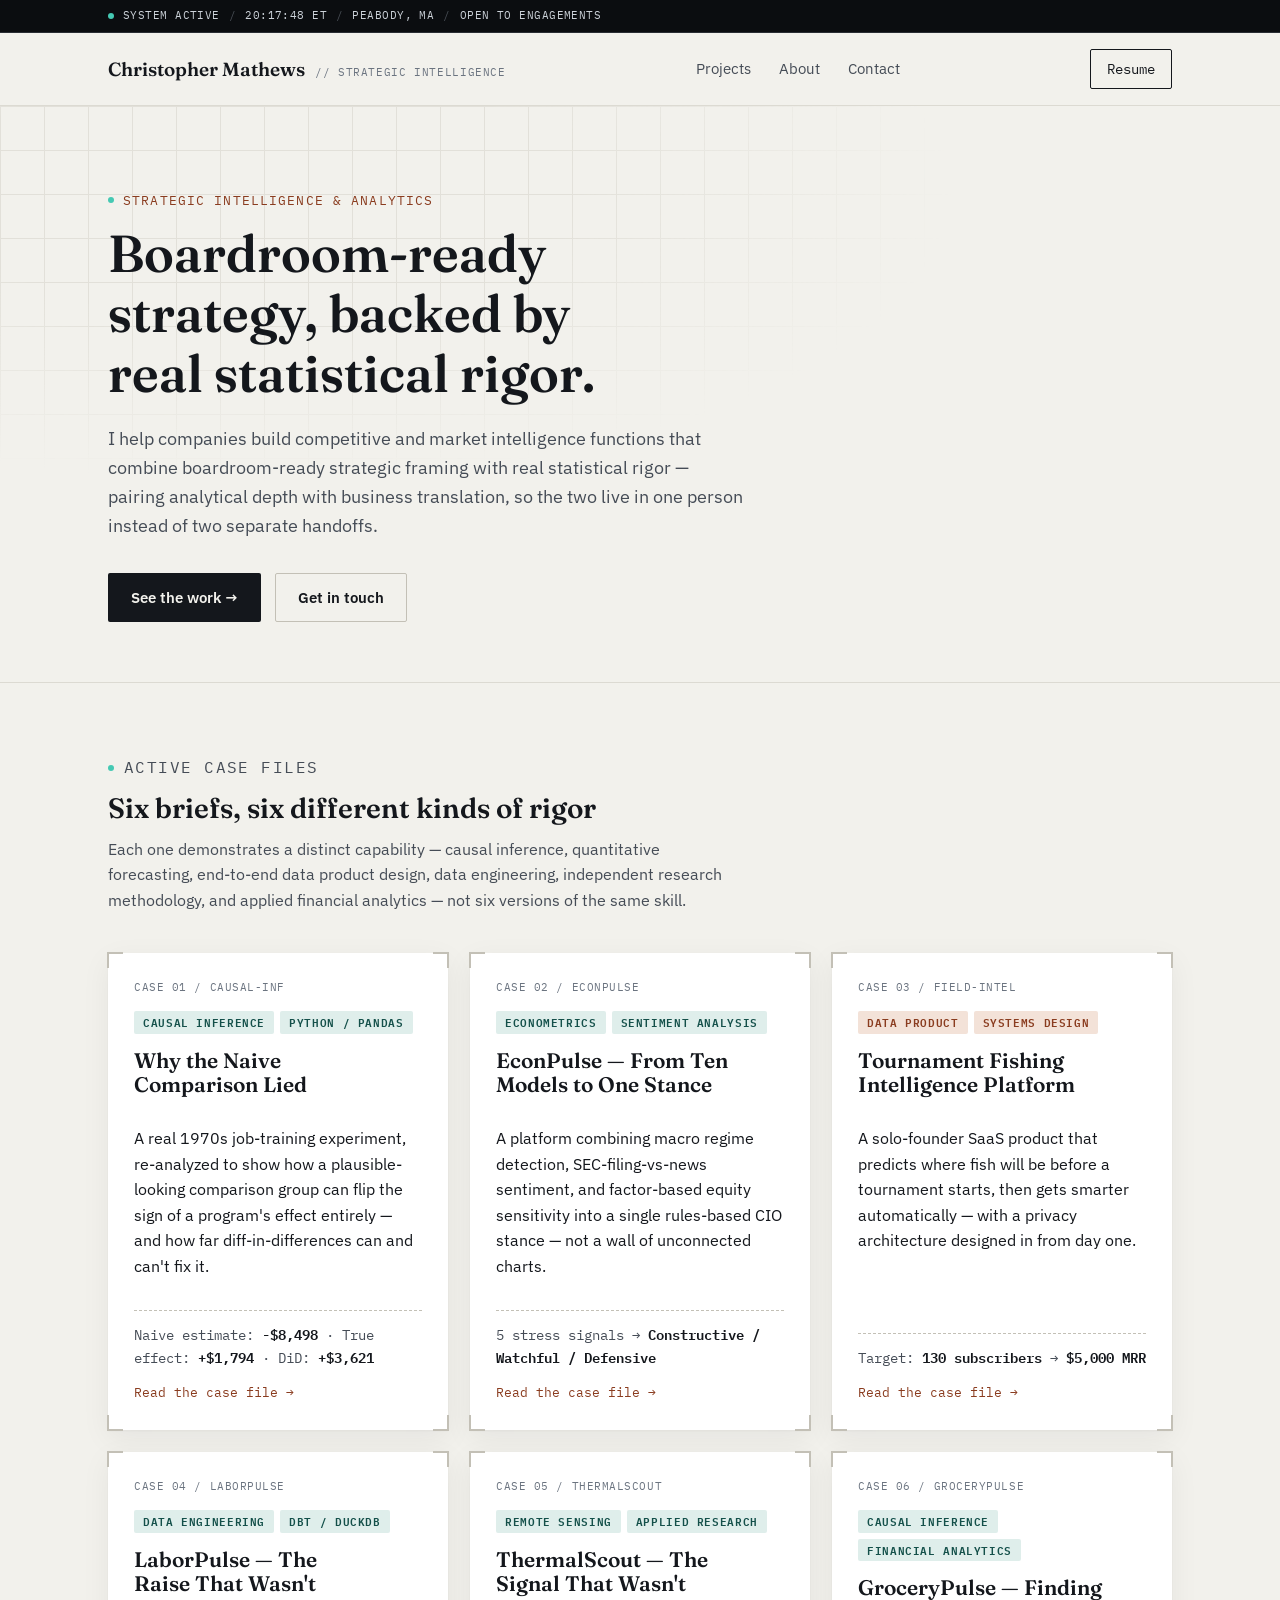
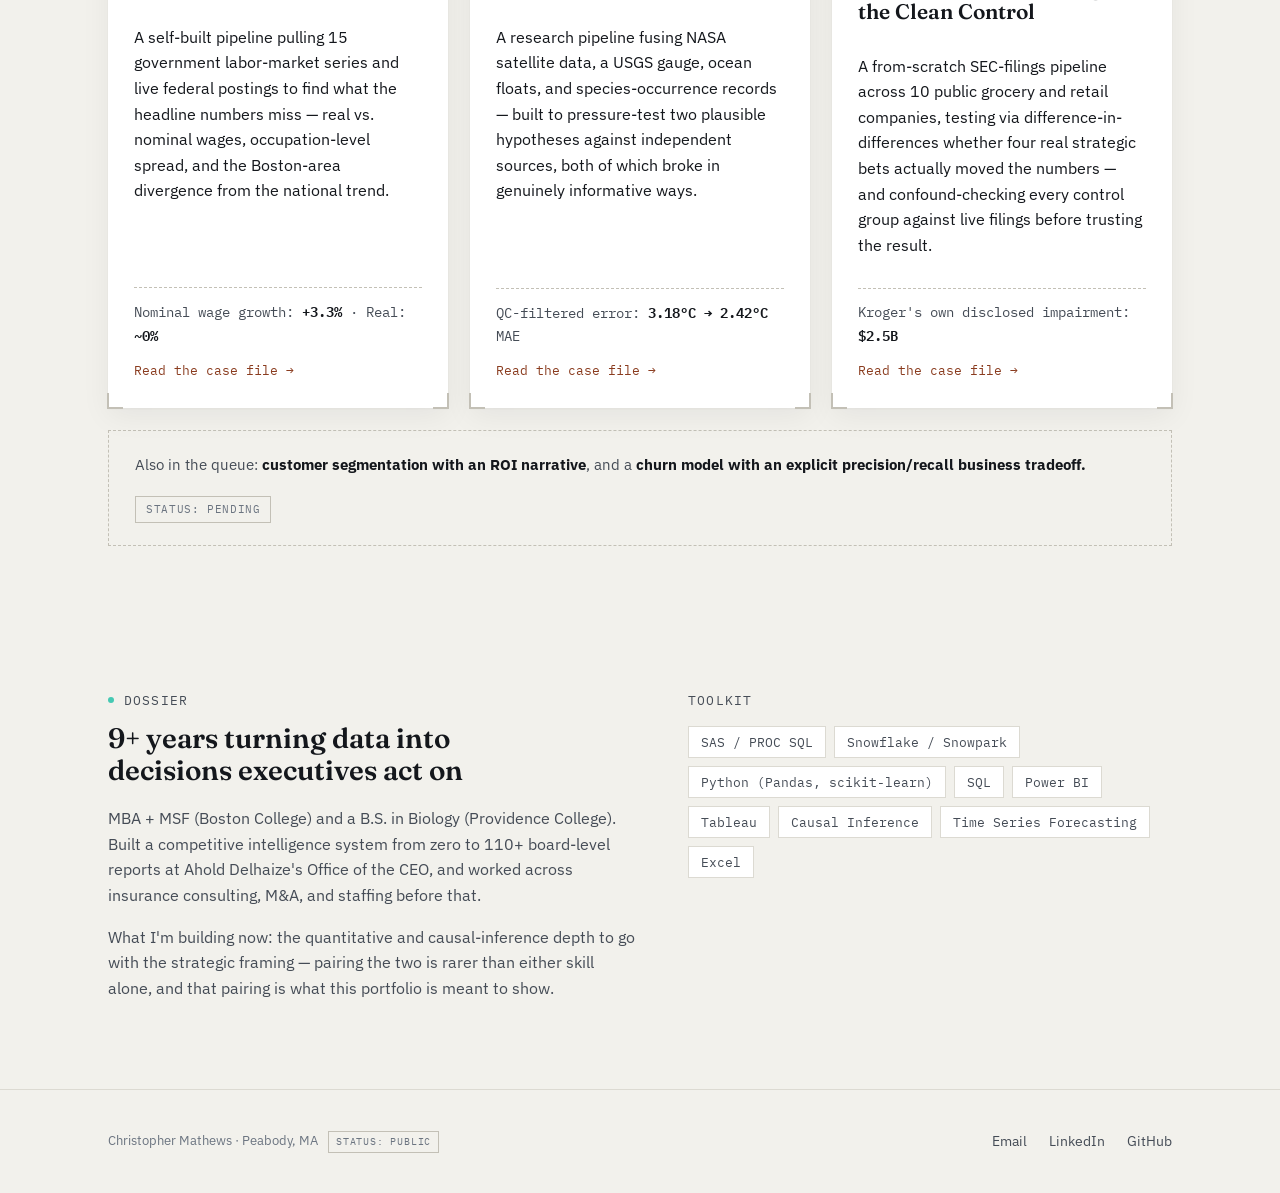
<file: index.html>
<!DOCTYPE html>
<html lang="en">
<head>
  <meta charset="UTF-8" />
  <meta name="viewport" content="width=device-width, initial-scale=1.0" />
  <title>Christopher Mathews — Strategic Intelligence & Analytics</title>
  <meta name="description" content="Christopher Mathews — strategic intelligence and analytics consultant. Case studies in causal inference, economic forecasting, and data product design." />
  <link rel="preconnect" href="https://fonts.googleapis.com" />
  <link rel="preconnect" href="https://fonts.gstatic.com" crossorigin />
  <link href="https://fonts.googleapis.com/css2?family=Fraunces:opsz,wght@9..144,500;9..144,600;9..144,700&family=IBM+Plex+Sans:wght@400;500;600&family=IBM+Plex+Mono:wght@400;500;600&display=swap" rel="stylesheet" />
  <link rel="stylesheet" href="css/styles.css" />
</head>
<body>

  <div class="status-bar">
    <div class="status-bar-inner">
      <span class="pulse-dot"></span>
      <span>SYSTEM ACTIVE</span>
      <span class="status-sep">/</span>
      <span id="live-clock">--:--:--</span>
      <span class="status-sep">/</span>
      <span>PEABODY, MA</span>
      <span class="status-sep">/</span>
      <span>OPEN TO ENGAGEMENTS</span>
    </div>
  </div>

  <header class="site-nav">
    <div class="nav-inner">
      <a href="index.html" class="nav-brand">
        <span class="nav-logo">Christopher Mathews</span>
        <span class="nav-tag">// STRATEGIC INTELLIGENCE</span>
      </a>
      <nav class="nav-links">
        <a href="#projects">Projects</a>
        <a href="#about">About</a>
        <a href="#contact">Contact</a>
      </nav>
      <a href="assets/resume.pdf" class="nav-resume">Resume</a>
    </div>
  </header>

  <section class="hero">
    <div class="container">
      <div class="hero-eyebrow-row">
        <span class="pulse-dot"></span>
        <p class="eyebrow">Strategic Intelligence &amp; Analytics</p>
      </div>
      <h1>Boardroom-ready strategy, backed by real statistical rigor.</h1>
      <p class="hero-sub">I help companies build competitive and market intelligence functions that combine boardroom-ready strategic framing with real statistical rigor — pairing analytical depth with business translation, so the two live in one person instead of two separate handoffs.</p>
      <div class="hero-ctas">
        <a href="#projects" class="btn btn-primary">See the work →</a>
        <a href="#contact" class="btn btn-outline">Get in touch</a>
      </div>
    </div>
  </section>

  <section id="projects">
    <div class="container">
      <div class="section-header">
        <div class="eyebrow-row">
          <span class="pulse-dot"></span>
          <p class="eyebrow">Active Case Files</p>
        </div>
        <h2>Six briefs, six different kinds of rigor</h2>
        <p>Each one demonstrates a distinct capability — causal inference, quantitative forecasting, end-to-end data product design, data engineering, independent research methodology, and applied financial analytics — not six versions of the same skill.</p>
      </div>

      <div class="projects-grid">

        <a href="projects/causal-lalonde.html" class="pcard bracket">
          <div class="pcard-top">
            <span class="pcard-file">CASE 01 / CAUSAL-INF</span>
          </div>
          <div class="pcard-tags"><span class="tag tag-teal">Causal Inference</span><span class="tag tag-teal">Python / Pandas</span></div>
          <h3>Why the Naive Comparison Lied</h3>
          <p>A real 1970s job-training experiment, re-analyzed to show how a plausible-looking comparison group can flip the sign of a program's effect entirely — and how far diff-in-differences can and can't fix it.</p>
          <div class="stat">Naive estimate: <b>-$8,498</b> · True effect: <b>+$1,794</b> · DiD: <b>+$3,621</b></div>
          <span class="pcard-arrow">Read the case file →</span>
        </a>

        <a href="projects/econpulse.html" class="pcard bracket">
          <div class="pcard-top">
            <span class="pcard-file">CASE 02 / ECONPULSE</span>
          </div>
          <div class="pcard-tags"><span class="tag tag-teal">Econometrics</span><span class="tag tag-teal">Sentiment Analysis</span></div>
          <h3>EconPulse — From Ten Models to One Stance</h3>
          <p>A platform combining macro regime detection, SEC-filing-vs-news sentiment, and factor-based equity sensitivity into a single rules-based CIO stance — not a wall of unconnected charts.</p>
          <div class="stat">5 stress signals → <b>Constructive / Watchful / Defensive</b></div>
          <span class="pcard-arrow">Read the case file →</span>
        </a>

        <a href="projects/fishing-platform.html" class="pcard bracket">
          <div class="pcard-top">
            <span class="pcard-file">CASE 03 / FIELD-INTEL</span>
          </div>
          <div class="pcard-tags"><span class="tag tag-rust">Data Product</span><span class="tag tag-rust">Systems Design</span></div>
          <h3>Tournament Fishing Intelligence Platform</h3>
          <p>A solo-founder SaaS product that predicts where fish will be before a tournament starts, then gets smarter automatically — with a privacy architecture designed in from day one.</p>
          <div class="stat">Target: <b>130 subscribers</b> → <b>$5,000 MRR</b></div>
          <span class="pcard-arrow">Read the case file →</span>
        </a>

        <a href="projects/laborpulse.html" class="pcard bracket">
          <div class="pcard-top">
            <span class="pcard-file">CASE 04 / LABORPULSE</span>
          </div>
          <div class="pcard-tags"><span class="tag tag-teal">Data Engineering</span><span class="tag tag-teal">dbt / DuckDB</span></div>
          <h3>LaborPulse — The Raise That Wasn't</h3>
          <p>A self-built pipeline pulling 15 government labor-market series and live federal postings to find what the headline numbers miss — real vs. nominal wages, occupation-level spread, and the Boston-area divergence from the national trend.</p>
          <div class="stat">Nominal wage growth: <b>+3.3%</b> · Real: <b>~0%</b></div>
          <span class="pcard-arrow">Read the case file →</span>
        </a>

        <a href="projects/thermalscout.html" class="pcard bracket">
          <div class="pcard-top">
            <span class="pcard-file">CASE 05 / THERMALSCOUT</span>
          </div>
          <div class="pcard-tags"><span class="tag tag-teal">Remote Sensing</span><span class="tag tag-teal">Applied Research</span></div>
          <h3>ThermalScout — The Signal That Wasn't</h3>
          <p>A research pipeline fusing NASA satellite data, a USGS gauge, ocean floats, and species-occurrence records — built to pressure-test two plausible hypotheses against independent sources, both of which broke in genuinely informative ways.</p>
          <div class="stat">QC-filtered error: <b>3.18°C → 2.42°C</b> MAE</div>
          <span class="pcard-arrow">Read the case file →</span>
        </a>

        <a href="projects/grocerypulse.html" class="pcard bracket">
          <div class="pcard-top">
            <span class="pcard-file">CASE 06 / GROCERYPULSE</span>
          </div>
          <div class="pcard-tags"><span class="tag tag-teal">Causal Inference</span><span class="tag tag-teal">Financial Analytics</span></div>
          <h3>GroceryPulse — Finding the Clean Control</h3>
          <p>A from-scratch SEC-filings pipeline across 10 public grocery and retail companies, testing via difference-in-differences whether four real strategic bets actually moved the numbers — and confound-checking every control group against live filings before trusting the result.</p>
          <div class="stat">Kroger's own disclosed impairment: <b>$2.5B</b></div>
          <span class="pcard-arrow">Read the case file →</span>
        </a>

      </div>

      <div class="roadmap">
        <p>Also in the queue: <b>customer segmentation with an ROI narrative</b>, and a <b>churn model with an explicit precision/recall business tradeoff.</b></p>
        <span class="status-chip">Status: Pending</span>
      </div>
    </div>
  </section>

  <section id="about">
    <div class="container about-grid">
      <div>
        <div class="eyebrow-row" style="display:flex; align-items:center; gap:10px;">
          <span class="pulse-dot"></span>
          <p class="eyebrow" style="margin:0;">Dossier</p>
        </div>
        <h2 style="font-size:28px; margin:12px 0 20px;">9+ years turning data into decisions executives act on</h2>
        <p>MBA + MSF (Boston College) and a B.S. in Biology (Providence College). Built a competitive intelligence system from zero to 110+ board-level reports at Ahold Delhaize's Office of the CEO, and worked across insurance consulting, M&amp;A, and staffing before that.</p>
        <p>What I'm building now: the quantitative and causal-inference depth to go with the strategic framing — pairing the two is rarer than either skill alone, and that pairing is what this portfolio is meant to show.</p>
      </div>
      <div>
        <p class="eyebrow">Toolkit</p>
        <div class="skills-list">
          <span class="skill-chip">SAS / PROC SQL</span>
          <span class="skill-chip">Snowflake / Snowpark</span>
          <span class="skill-chip">Python (Pandas, scikit-learn)</span>
          <span class="skill-chip">SQL</span>
          <span class="skill-chip">Power BI</span>
          <span class="skill-chip">Tableau</span>
          <span class="skill-chip">Causal Inference</span>
          <span class="skill-chip">Time Series Forecasting</span>
          <span class="skill-chip">Excel</span>
        </div>
      </div>
    </div>
  </section>

  <footer class="site-footer" id="contact">
    <div class="container footer-inner">
      <div class="footer-note">
        <span>Christopher Mathews · Peabody, MA</span>
        <span class="classification">STATUS: PUBLIC</span>
      </div>
      <nav class="footer-links">
        <a href="mailto:cmathews928@gmail.com">Email</a>
        <a href="https://www.linkedin.com/in/christopher-mathews-strategy-analytics-intelligence" target="_blank" rel="noopener">LinkedIn</a>
        <a href="https://github.com/cmat928" target="_blank" rel="noopener">GitHub</a>
      </nav>
    </div>
  </footer>

  <script src="js/main.js"></script>
</body>
</html>
</file>
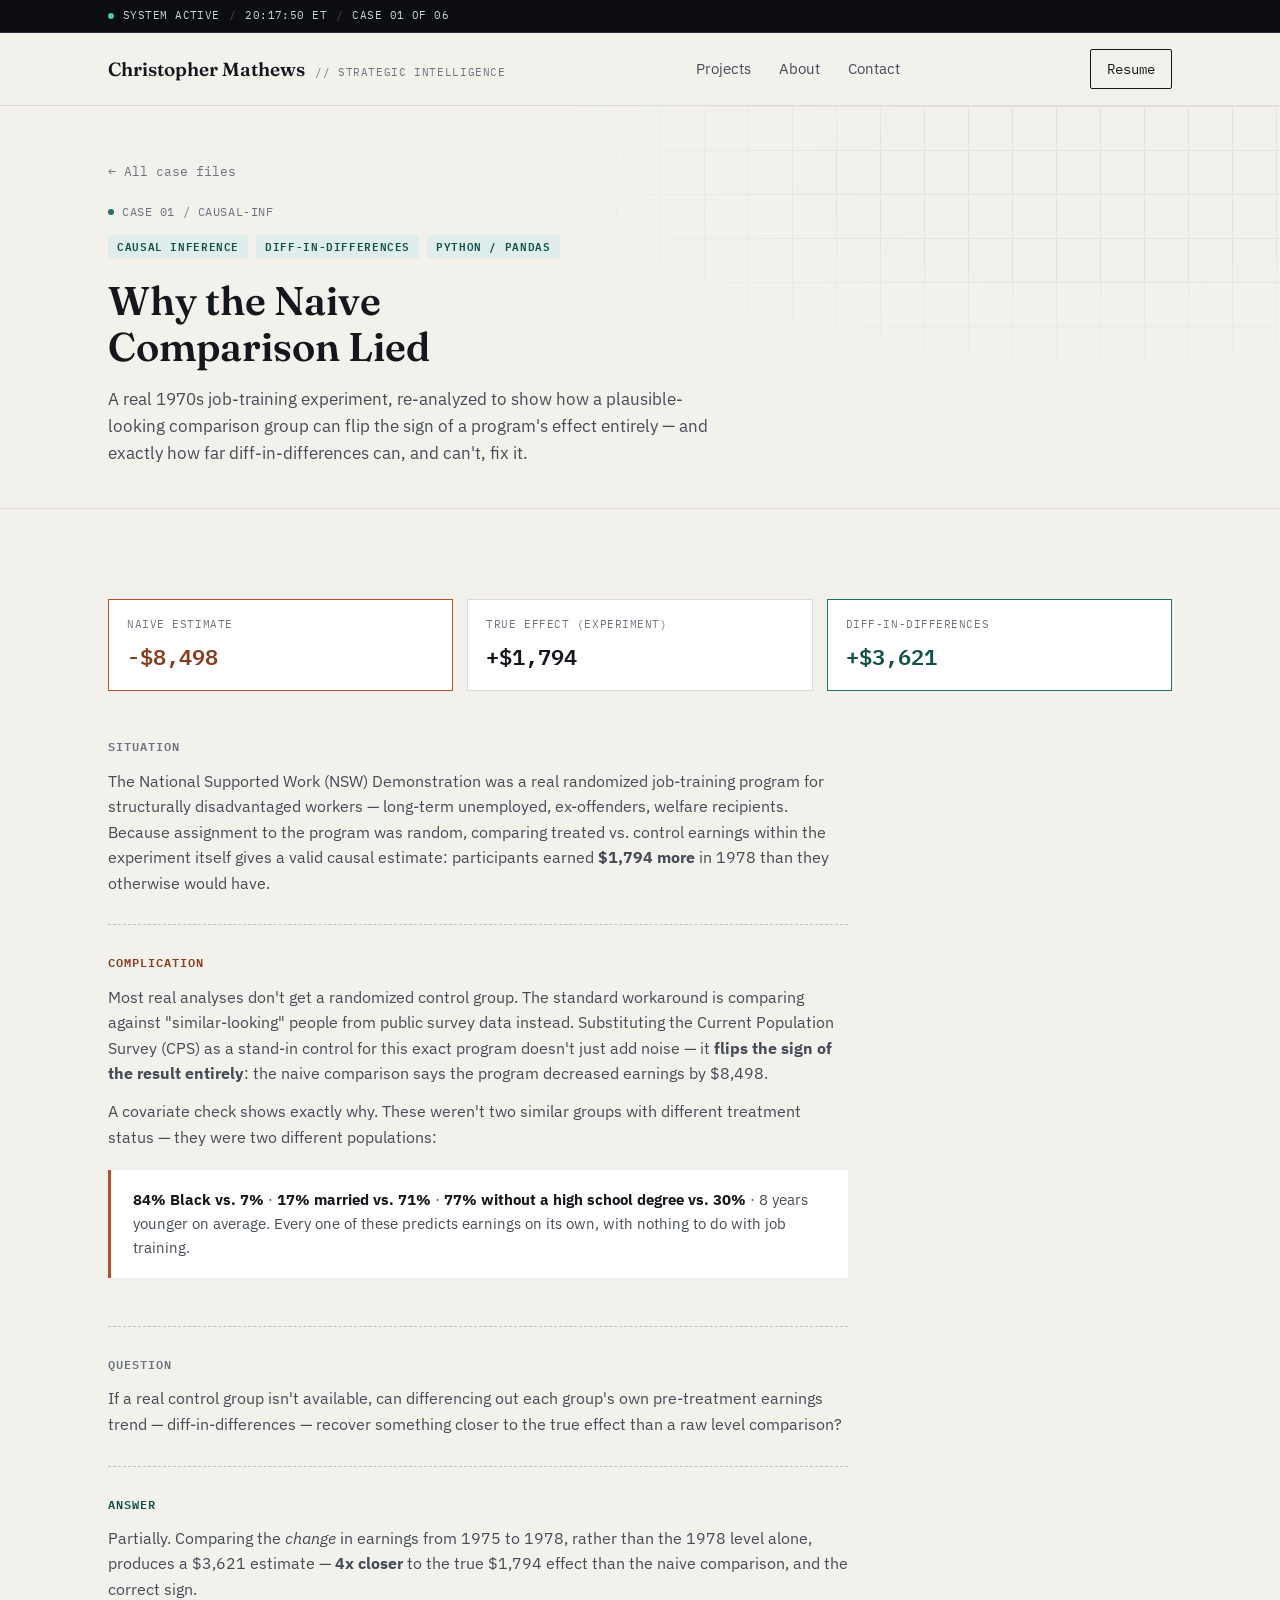
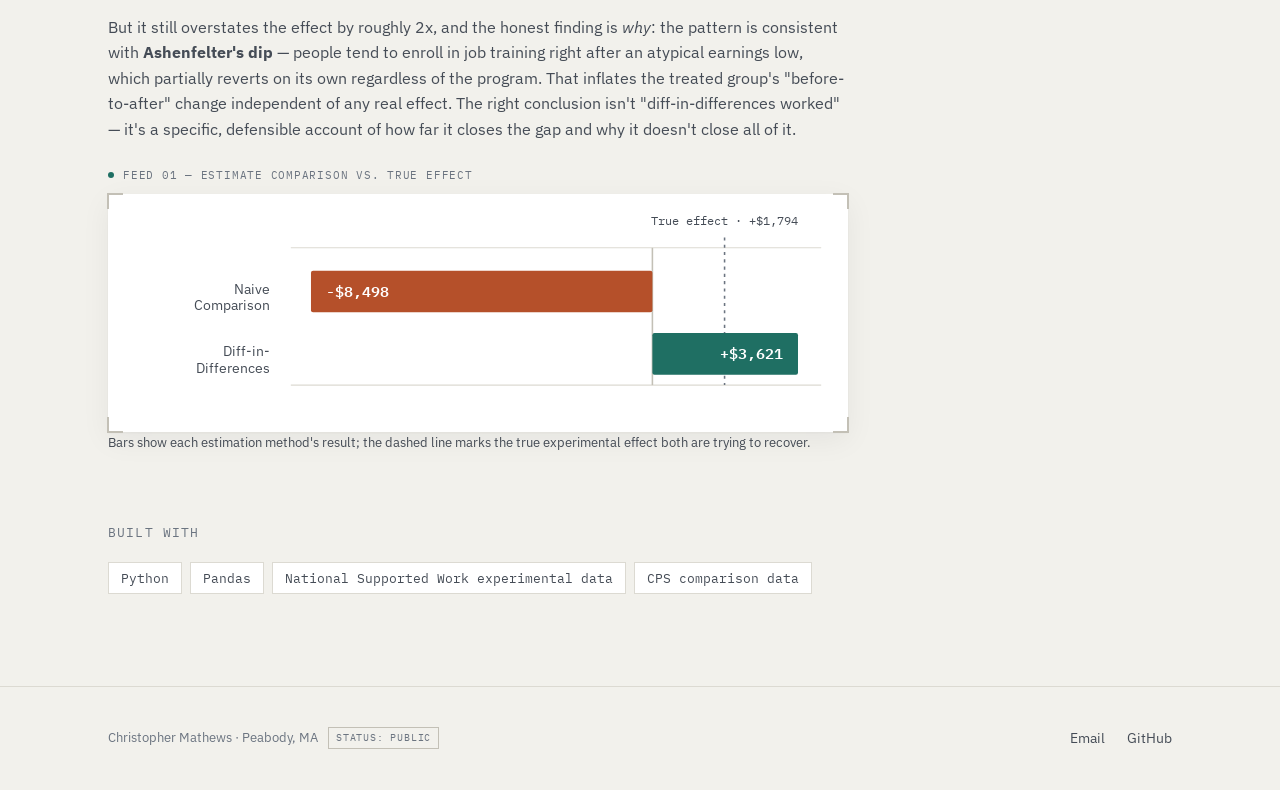
<file: projects/causal-lalonde.html>
<!DOCTYPE html>
<html lang="en">
<head>
  <meta charset="UTF-8" />
  <meta name="viewport" content="width=device-width, initial-scale=1.0" />
  <title>Why the Naive Comparison Lied — Christopher Mathews</title>
  <link rel="preconnect" href="https://fonts.googleapis.com" />
  <link rel="preconnect" href="https://fonts.gstatic.com" crossorigin />
  <link href="https://fonts.googleapis.com/css2?family=Fraunces:opsz,wght@9..144,500;9..144,600;9..144,700&family=IBM+Plex+Sans:wght@400;500;600&family=IBM+Plex+Mono:wght@400;500;600&display=swap" rel="stylesheet" />
  <link rel="stylesheet" href="../css/styles.css" />
</head>
<body>

  <div class="status-bar">
    <div class="status-bar-inner">
      <span class="pulse-dot"></span>
      <span>SYSTEM ACTIVE</span>
      <span class="status-sep">/</span>
      <span id="live-clock">--:--:--</span>
      <span class="status-sep">/</span>
      <span>CASE 01 OF 06</span>
    </div>
  </div>

  <header class="site-nav">
    <div class="nav-inner">
      <a href="../index.html" class="nav-brand">
        <span class="nav-logo">Christopher Mathews</span>
        <span class="nav-tag">// STRATEGIC INTELLIGENCE</span>
      </a>
      <nav class="nav-links">
        <a href="../index.html#projects">Projects</a>
        <a href="../index.html#about">About</a>
        <a href="../index.html#contact">Contact</a>
      </nav>
      <a href="../assets/resume.pdf" class="nav-resume">Resume</a>
    </div>
  </header>

  <section class="project-hero">
    <div class="container">
      <a href="../index.html#projects" class="back-link">← All case files</a>
      <div class="file-line">
        <span class="pulse-dot" style="background:var(--teal);"></span>
        <span>CASE 01 / CAUSAL-INF</span>
      </div>
      <div class="project-meta">
        <span class="tag tag-teal">Causal Inference</span>
        <span class="tag tag-teal">Diff-in-Differences</span>
        <span class="tag tag-teal">Python / Pandas</span>
      </div>
      <h1>Why the Naive Comparison Lied</h1>
      <p class="lede">A real 1970s job-training experiment, re-analyzed to show how a plausible-looking comparison group can flip the sign of a program's effect entirely — and exactly how far diff-in-differences can, and can't, fix it.</p>
    </div>
  </section>

  <section>
    <div class="container">
      <div class="stat-row">
        <div class="stat-box warn"><div class="label">Naive Estimate</div><div class="value">-$8,498</div></div>
        <div class="stat-box"><div class="label">True Effect (Experiment)</div><div class="value">+$1,794</div></div>
        <div class="stat-box highlight"><div class="label">Diff-in-Differences</div><div class="value">+$3,621</div></div>
      </div>

      <div class="scqa">
        <div class="scqa-block situation">
          <p class="scqa-label">Situation</p>
          <p>The National Supported Work (NSW) Demonstration was a real randomized job-training program for structurally disadvantaged workers — long-term unemployed, ex-offenders, welfare recipients. Because assignment to the program was random, comparing treated vs. control earnings within the experiment itself gives a valid causal estimate: participants earned <b>$1,794 more</b> in 1978 than they otherwise would have.</p>
        </div>

        <div class="scqa-block complication">
          <p class="scqa-label">Complication</p>
          <p>Most real analyses don't get a randomized control group. The standard workaround is comparing against "similar-looking" people from public survey data instead. Substituting the Current Population Survey (CPS) as a stand-in control for this exact program doesn't just add noise — it <b>flips the sign of the result entirely</b>: the naive comparison says the program decreased earnings by $8,498.</p>
          <p>A covariate check shows exactly why. These weren't two similar groups with different treatment status — they were two different populations:</p>
          <div class="callout">
            <b>84% Black vs. 7%</b> · <b>17% married vs. 71%</b> · <b>77% without a high school degree vs. 30%</b> · 8 years younger on average. Every one of these predicts earnings on its own, with nothing to do with job training.
          </div>
        </div>

        <div class="scqa-block question">
          <p class="scqa-label">Question</p>
          <p>If a real control group isn't available, can differencing out each group's own pre-treatment earnings trend — diff-in-differences — recover something closer to the true effect than a raw level comparison?</p>
        </div>

        <div class="scqa-block answer">
          <p class="scqa-label">Answer</p>
          <p>Partially. Comparing the <i>change</i> in earnings from 1975 to 1978, rather than the 1978 level alone, produces a $3,621 estimate — <b>4x closer</b> to the true $1,794 effect than the naive comparison, and the correct sign.</p>
          <p>But it still overstates the effect by roughly 2x, and the honest finding is <i>why</i>: the pattern is consistent with <b>Ashenfelter's dip</b> — people tend to enroll in job training right after an atypical earnings low, which partially reverts on its own regardless of the program. That inflates the treated group's "before-to-after" change independent of any real effect. The right conclusion isn't "diff-in-differences worked" — it's a specific, defensible account of how far it closes the gap and why it doesn't close all of it.</p>

          <div class="feed" style="margin-top:24px;">
            <div class="feed-label"><span class="pulse-dot"></span> FEED 01 — ESTIMATE COMPARISON VS. TRUE EFFECT</div>
            <div class="feed-frame bracket">
              <svg viewBox="0 0 700 210" role="img" aria-label="Bar chart: naive comparison estimates negative $8,498, diff-in-differences estimates positive $3,621, against a true effect reference line of positive $1,794" style="width:100%; height:auto; overflow:visible;">
                <line x1="170" y1="46" x2="680" y2="46" stroke="var(--rule)" stroke-width="1"/>
                <line x1="170" y1="178" x2="680" y2="178" stroke="var(--rule)" stroke-width="1"/>

                <line x1="587.1" y1="36" x2="587.1" y2="178" stroke="var(--ink-faint)" stroke-width="1.5" stroke-dasharray="3,4"/>
                <text x="587.1" y="24" text-anchor="middle" font-family="var(--font-mono)" font-size="12" fill="var(--ink-soft)">True effect · +$1,794</text>

                <line x1="517.7" y1="46" x2="517.7" y2="178" stroke="var(--rule-strong)" stroke-width="1.5"/>

                <text x="150" y="90" text-anchor="end" font-family="var(--font-body)" font-size="13" fill="var(--ink-soft)">Naive<tspan x="150" dy="16">Comparison</tspan></text>
                <rect x="189.4" y="68" width="328.3" height="40" rx="2" fill="var(--rust)"/>
                <text x="203.4" y="93" text-anchor="start" font-family="var(--font-mono)" font-weight="600" font-size="14" fill="#ffffff">-$8,498</text>

                <text x="150" y="150" text-anchor="end" font-family="var(--font-body)" font-size="13" fill="var(--ink-soft)">Diff-in-<tspan x="150" dy="16">Differences</tspan></text>
                <rect x="517.7" y="128" width="140" height="40" rx="2" fill="var(--teal)"/>
                <text x="643.7" y="153" text-anchor="end" font-family="var(--font-mono)" font-weight="600" font-size="14" fill="#ffffff">+$3,621</text>
              </svg>
            </div>
            <p class="feed-caption">Bars show each estimation method's result; the dashed line marks the true experimental effect both are trying to recover.</p>
          </div>
        </div>
      </div>

      <p class="eyebrow" style="margin-top:12px;">Built with</p>
      <div class="tech-list">
        <span class="skill-chip">Python</span>
        <span class="skill-chip">Pandas</span>
        <span class="skill-chip">National Supported Work experimental data</span>
        <span class="skill-chip">CPS comparison data</span>
      </div>
    </div>
  </section>

  <footer class="site-footer">
    <div class="container footer-inner">
      <div class="footer-note">
        <span>Christopher Mathews · Peabody, MA</span>
        <span class="classification">STATUS: PUBLIC</span>
      </div>
      <nav class="footer-links">
        <a href="mailto:cmathews928@gmail.com">Email</a>
        <a href="https://github.com/cmat928" target="_blank" rel="noopener">GitHub</a>
      </nav>
    </div>
  </footer>

  <script src="../js/main.js"></script>
</body>
</html>
</file>
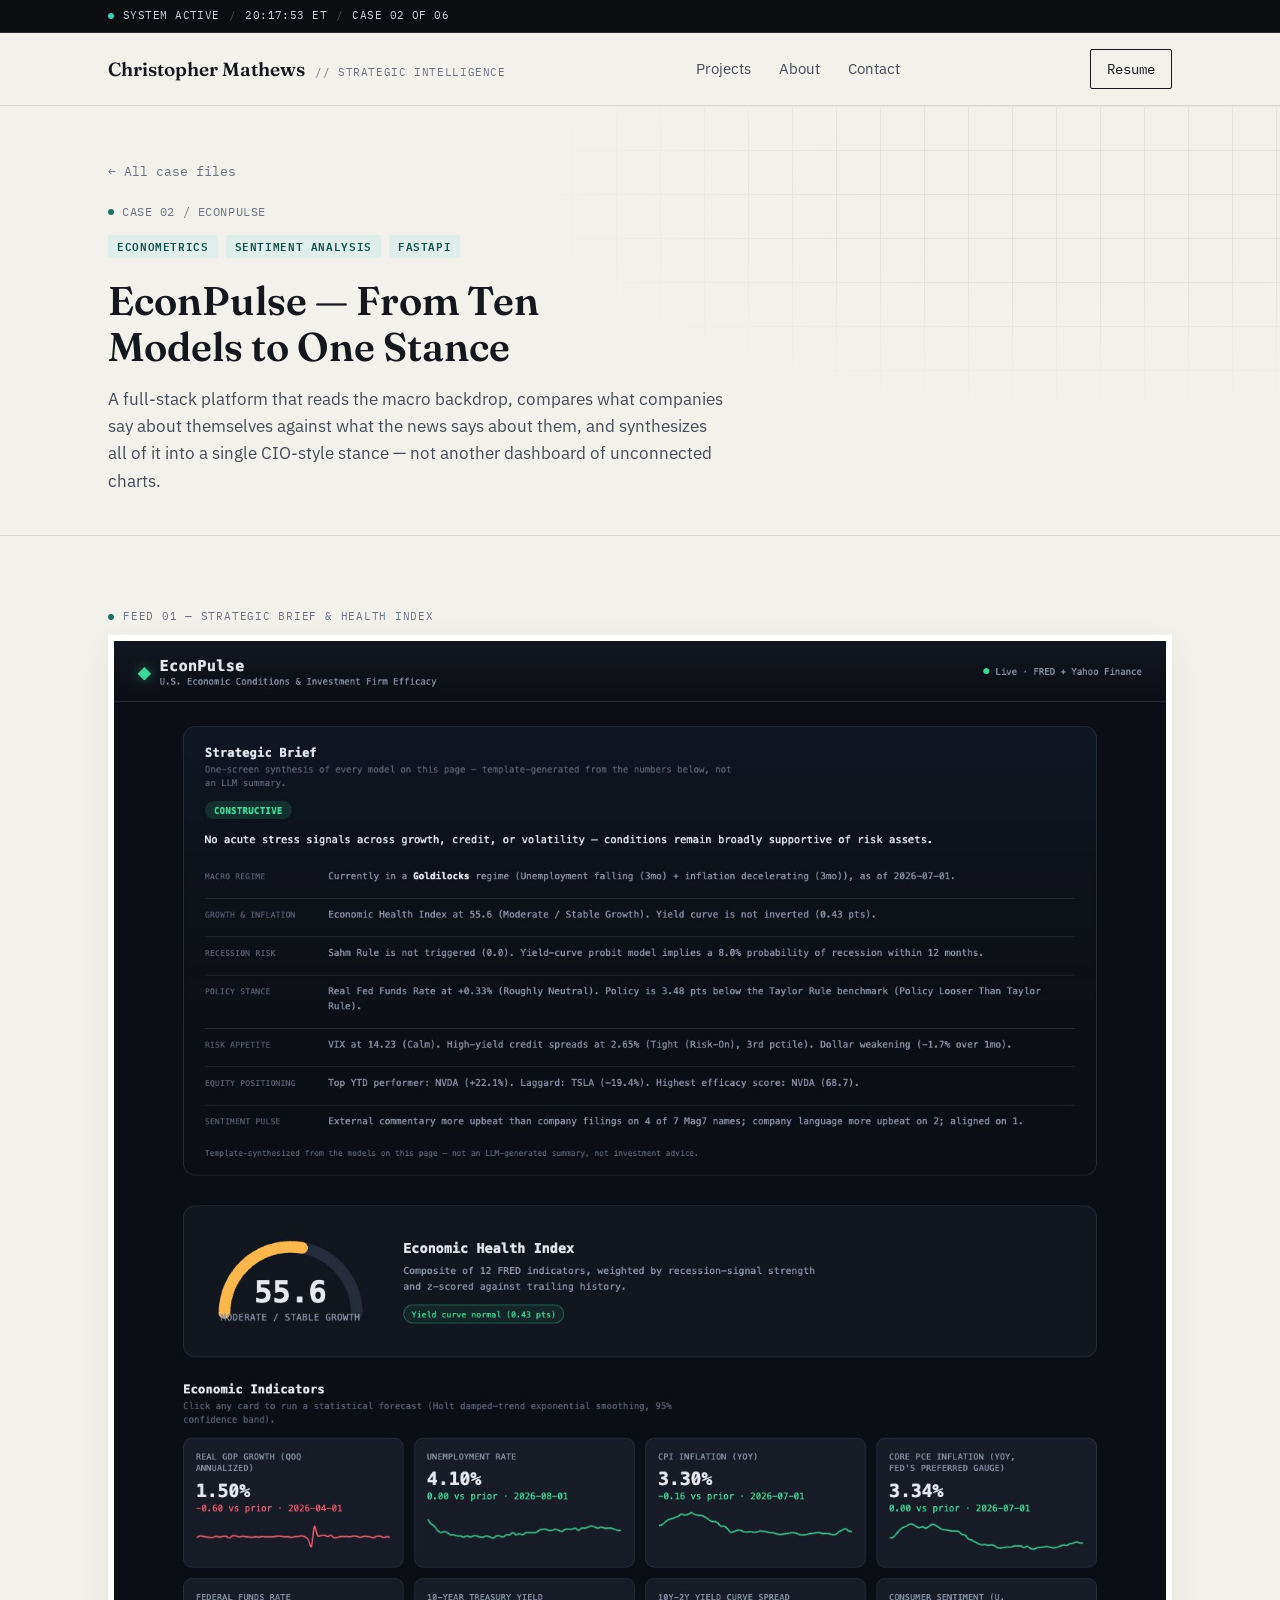
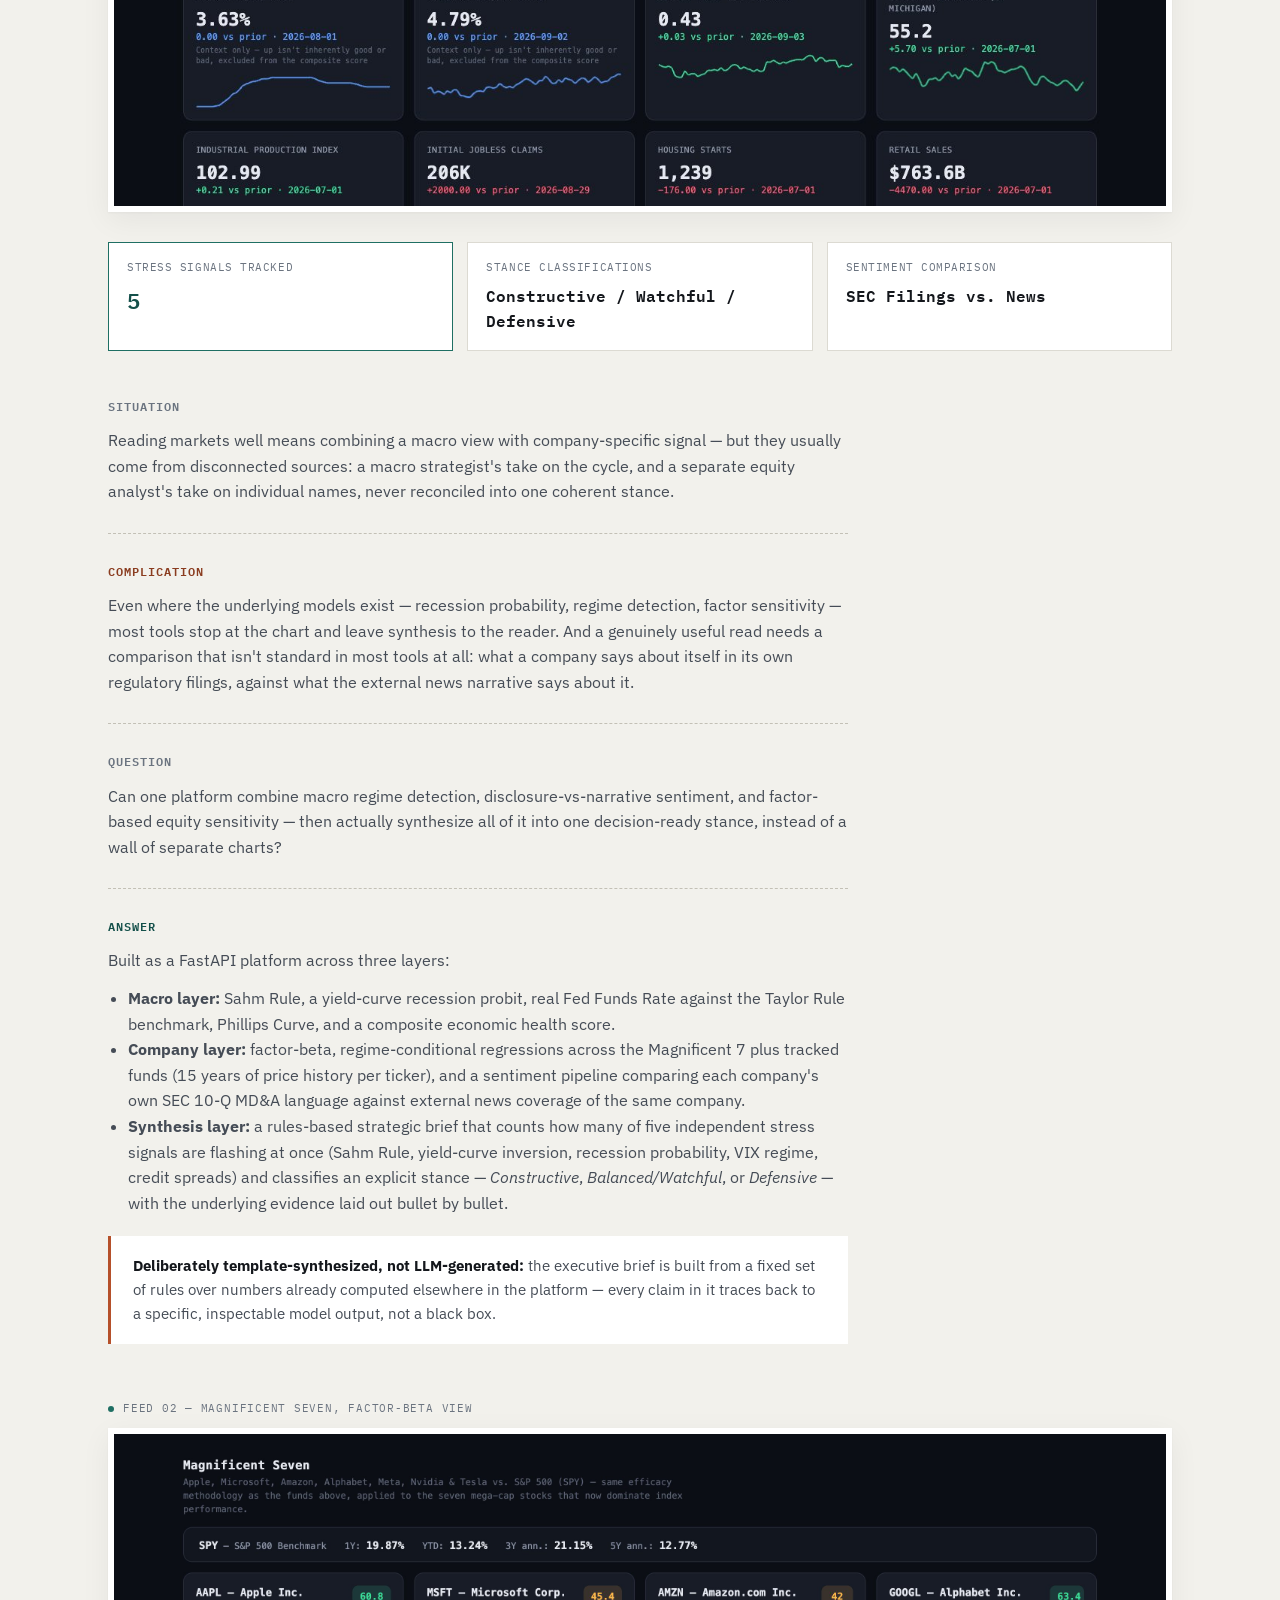
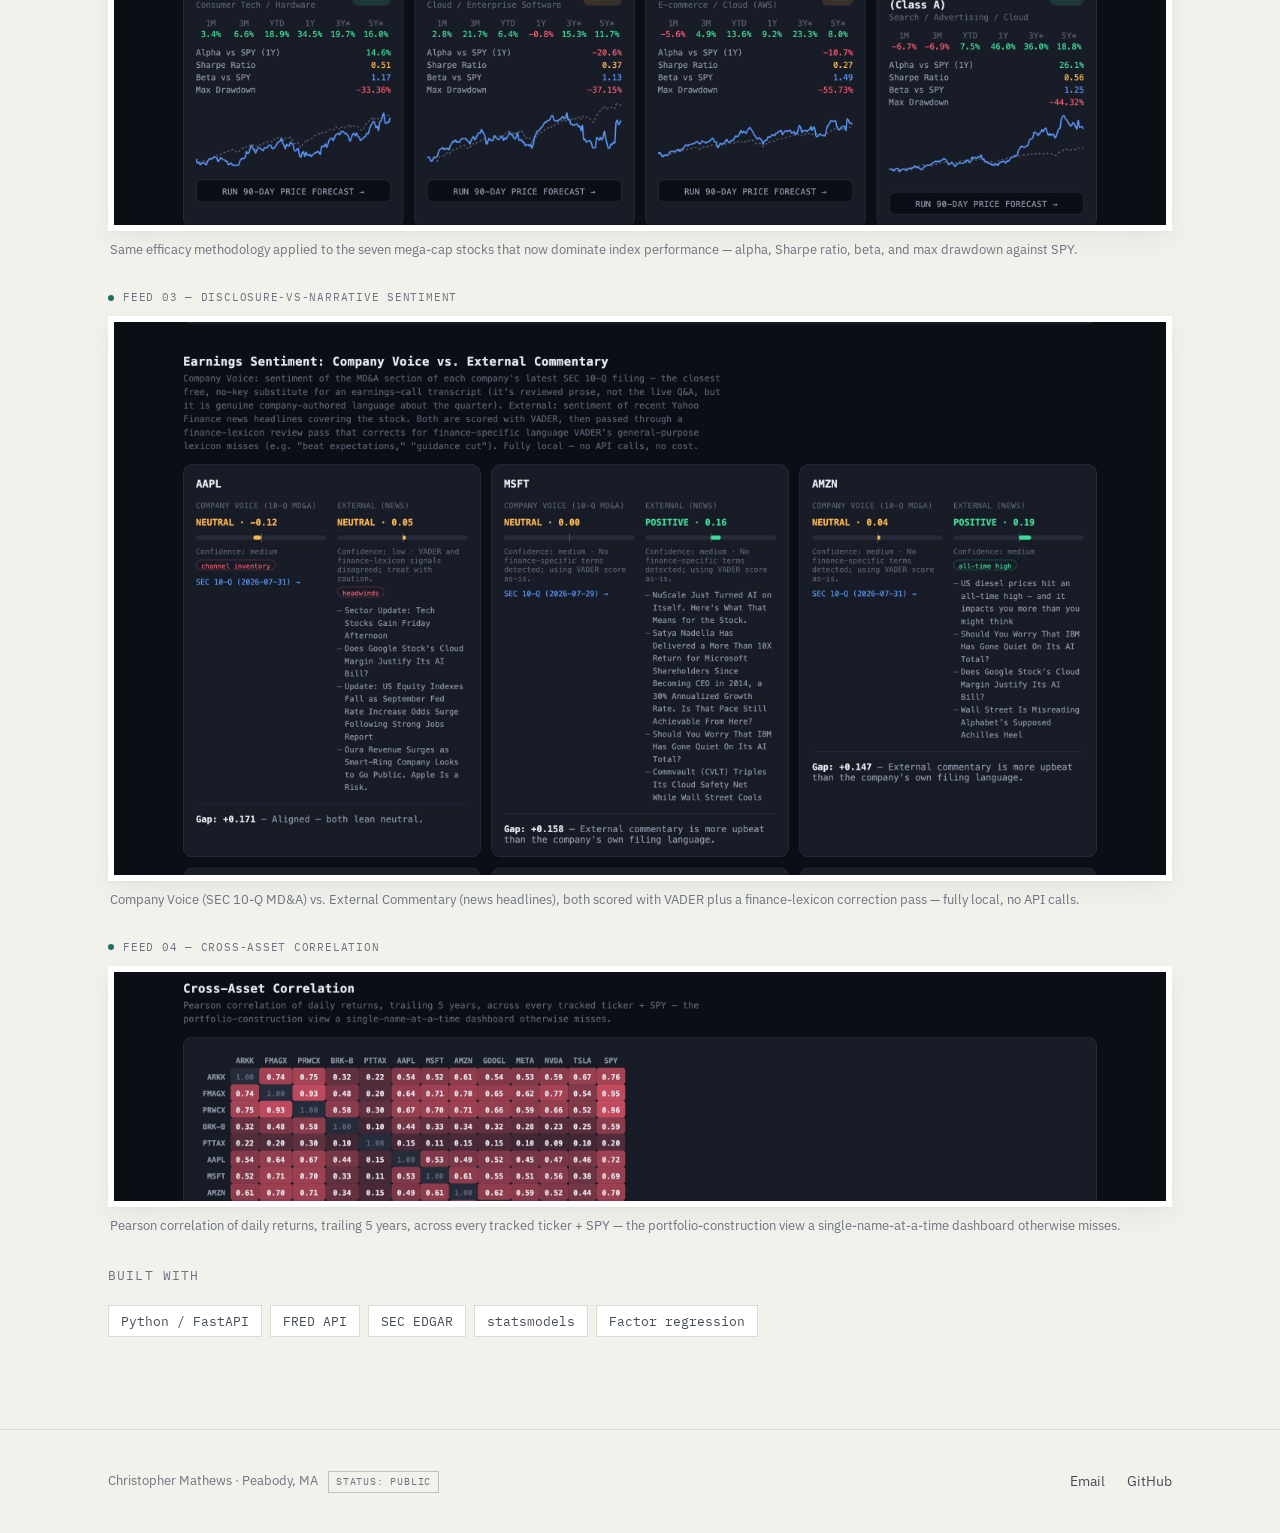
<file: projects/econpulse.html>
<!DOCTYPE html>
<html lang="en">
<head>
  <meta charset="UTF-8" />
  <meta name="viewport" content="width=device-width, initial-scale=1.0" />
  <title>EconPulse — Christopher Mathews</title>
  <link rel="preconnect" href="https://fonts.googleapis.com" />
  <link rel="preconnect" href="https://fonts.gstatic.com" crossorigin />
  <link href="https://fonts.googleapis.com/css2?family=Fraunces:opsz,wght@9..144,500;9..144,600;9..144,700&family=IBM+Plex+Sans:wght@400;500;600&family=IBM+Plex+Mono:wght@400;500;600&display=swap" rel="stylesheet" />
  <link rel="stylesheet" href="../css/styles.css" />
</head>
<body>

  <div class="status-bar">
    <div class="status-bar-inner">
      <span class="pulse-dot"></span>
      <span>SYSTEM ACTIVE</span>
      <span class="status-sep">/</span>
      <span id="live-clock">--:--:--</span>
      <span class="status-sep">/</span>
      <span>CASE 02 OF 06</span>
    </div>
  </div>

  <header class="site-nav">
    <div class="nav-inner">
      <a href="../index.html" class="nav-brand">
        <span class="nav-logo">Christopher Mathews</span>
        <span class="nav-tag">// STRATEGIC INTELLIGENCE</span>
      </a>
      <nav class="nav-links">
        <a href="../index.html#projects">Projects</a>
        <a href="../index.html#about">About</a>
        <a href="../index.html#contact">Contact</a>
      </nav>
      <a href="../assets/resume.pdf" class="nav-resume">Resume</a>
    </div>
  </header>

  <section class="project-hero">
    <div class="container">
      <a href="../index.html#projects" class="back-link">← All case files</a>
      <div class="file-line">
        <span class="pulse-dot" style="background:var(--teal);"></span>
        <span>CASE 02 / ECONPULSE</span>
      </div>
      <div class="project-meta">
        <span class="tag tag-teal">Econometrics</span>
        <span class="tag tag-teal">Sentiment Analysis</span>
        <span class="tag tag-teal">FastAPI</span>
      </div>
      <h1>EconPulse — From Ten Models to One Stance</h1>
      <p class="lede">A full-stack platform that reads the macro backdrop, compares what companies say about themselves against what the news says about them, and synthesizes all of it into a single CIO-style stance — not another dashboard of unconnected charts.</p>
    </div>
  </section>

  <section>
    <div class="container">
      <div class="feed">
        <div class="feed-label"><span class="pulse-dot"></span> FEED 01 — STRATEGIC BRIEF &amp; HEALTH INDEX</div>
        <div class="feed-frame bracket-live">
          <img src="../assets/images/econpulse-dashboard.jpg" alt="EconPulse dashboard showing the Strategic Brief synthesis, Economic Health Index gauge, and live economic indicators" />
        </div>
      </div>

      <div class="stat-row">
        <div class="stat-box highlight"><div class="label">Stress Signals Tracked</div><div class="value">5</div></div>
        <div class="stat-box"><div class="label">Stance Classifications</div><div class="value" style="font-size:16px;">Constructive / Watchful / Defensive</div></div>
        <div class="stat-box"><div class="label">Sentiment Comparison</div><div class="value" style="font-size:16px;">SEC Filings vs. News</div></div>
      </div>

      <div class="scqa">
        <div class="scqa-block situation">
          <p class="scqa-label">Situation</p>
          <p>Reading markets well means combining a macro view with company-specific signal — but they usually come from disconnected sources: a macro strategist's take on the cycle, and a separate equity analyst's take on individual names, never reconciled into one coherent stance.</p>
        </div>

        <div class="scqa-block complication">
          <p class="scqa-label">Complication</p>
          <p>Even where the underlying models exist — recession probability, regime detection, factor sensitivity — most tools stop at the chart and leave synthesis to the reader. And a genuinely useful read needs a comparison that isn't standard in most tools at all: what a company says about itself in its own regulatory filings, against what the external news narrative says about it.</p>
        </div>

        <div class="scqa-block question">
          <p class="scqa-label">Question</p>
          <p>Can one platform combine macro regime detection, disclosure-vs-narrative sentiment, and factor-based equity sensitivity — then actually synthesize all of it into one decision-ready stance, instead of a wall of separate charts?</p>
        </div>

        <div class="scqa-block answer">
          <p class="scqa-label">Answer</p>
          <p>Built as a FastAPI platform across three layers:</p>
          <ul style="color:var(--ink-soft); padding-left:20px; margin:0 0 16px;">
            <li><b>Macro layer:</b> Sahm Rule, a yield-curve recession probit, real Fed Funds Rate against the Taylor Rule benchmark, Phillips Curve, and a composite economic health score.</li>
            <li><b>Company layer:</b> factor-beta, regime-conditional regressions across the Magnificent 7 plus tracked funds (15 years of price history per ticker), and a sentiment pipeline comparing each company's own SEC 10-Q MD&amp;A language against external news coverage of the same company.</li>
            <li><b>Synthesis layer:</b> a rules-based strategic brief that counts how many of five independent stress signals are flashing at once (Sahm Rule, yield-curve inversion, recession probability, VIX regime, credit spreads) and classifies an explicit stance — <i>Constructive</i>, <i>Balanced/Watchful</i>, or <i>Defensive</i> — with the underlying evidence laid out bullet by bullet.</li>
          </ul>
          <div class="callout">
            <b>Deliberately template-synthesized, not LLM-generated:</b> the executive brief is built from a fixed set of rules over numbers already computed elsewhere in the platform — every claim in it traces back to a specific, inspectable model output, not a black box.
          </div>
        </div>
      </div>

      <div class="feed" style="margin-top:8px;">
        <div class="feed-label"><span class="pulse-dot"></span> FEED 02 — MAGNIFICENT SEVEN, FACTOR-BETA VIEW</div>
        <div class="feed-frame bracket-live">
          <img src="../assets/images/econpulse-mag7.jpg" alt="Magnificent Seven stock cards showing alpha, Sharpe ratio, beta vs SPY, max drawdown, and an efficacy score for each ticker" />
        </div>
        <p class="feed-caption">Same efficacy methodology applied to the seven mega-cap stocks that now dominate index performance — alpha, Sharpe ratio, beta, and max drawdown against SPY.</p>
      </div>

      <div class="feed">
        <div class="feed-label"><span class="pulse-dot"></span> FEED 03 — DISCLOSURE-VS-NARRATIVE SENTIMENT</div>
        <div class="feed-frame bracket-live">
          <img src="../assets/images/econpulse-sentiment.jpg" alt="Earnings sentiment comparison showing each company's SEC 10-Q filing language sentiment against external news headline sentiment, with a computed gap score" />
        </div>
        <p class="feed-caption">Company Voice (SEC 10-Q MD&amp;A) vs. External Commentary (news headlines), both scored with VADER plus a finance-lexicon correction pass — fully local, no API calls.</p>
      </div>

      <div class="feed">
        <div class="feed-label"><span class="pulse-dot"></span> FEED 04 — CROSS-ASSET CORRELATION</div>
        <div class="feed-frame bracket-live">
          <img src="../assets/images/econpulse-correlation.jpg" alt="Cross-asset correlation matrix across tracked funds, Magnificent Seven stocks, and SPY, with crowding-risk and diversifier callouts" />
        </div>
        <p class="feed-caption">Pearson correlation of daily returns, trailing 5 years, across every tracked ticker + SPY — the portfolio-construction view a single-name-at-a-time dashboard otherwise misses.</p>
      </div>

      <p class="eyebrow" style="margin-top:12px;">Built with</p>
      <div class="tech-list">
        <span class="skill-chip">Python / FastAPI</span>
        <span class="skill-chip">FRED API</span>
        <span class="skill-chip">SEC EDGAR</span>
        <span class="skill-chip">statsmodels</span>
        <span class="skill-chip">Factor regression</span>
      </div>
    </div>
  </section>

  <footer class="site-footer">
    <div class="container footer-inner">
      <div class="footer-note">
        <span>Christopher Mathews · Peabody, MA</span>
        <span class="classification">STATUS: PUBLIC</span>
      </div>
      <nav class="footer-links">
        <a href="mailto:cmathews928@gmail.com">Email</a>
        <a href="https://github.com/cmat928" target="_blank" rel="noopener">GitHub</a>
      </nav>
    </div>
  </footer>

  <script src="../js/main.js"></script>
</body>
</html>
</file>
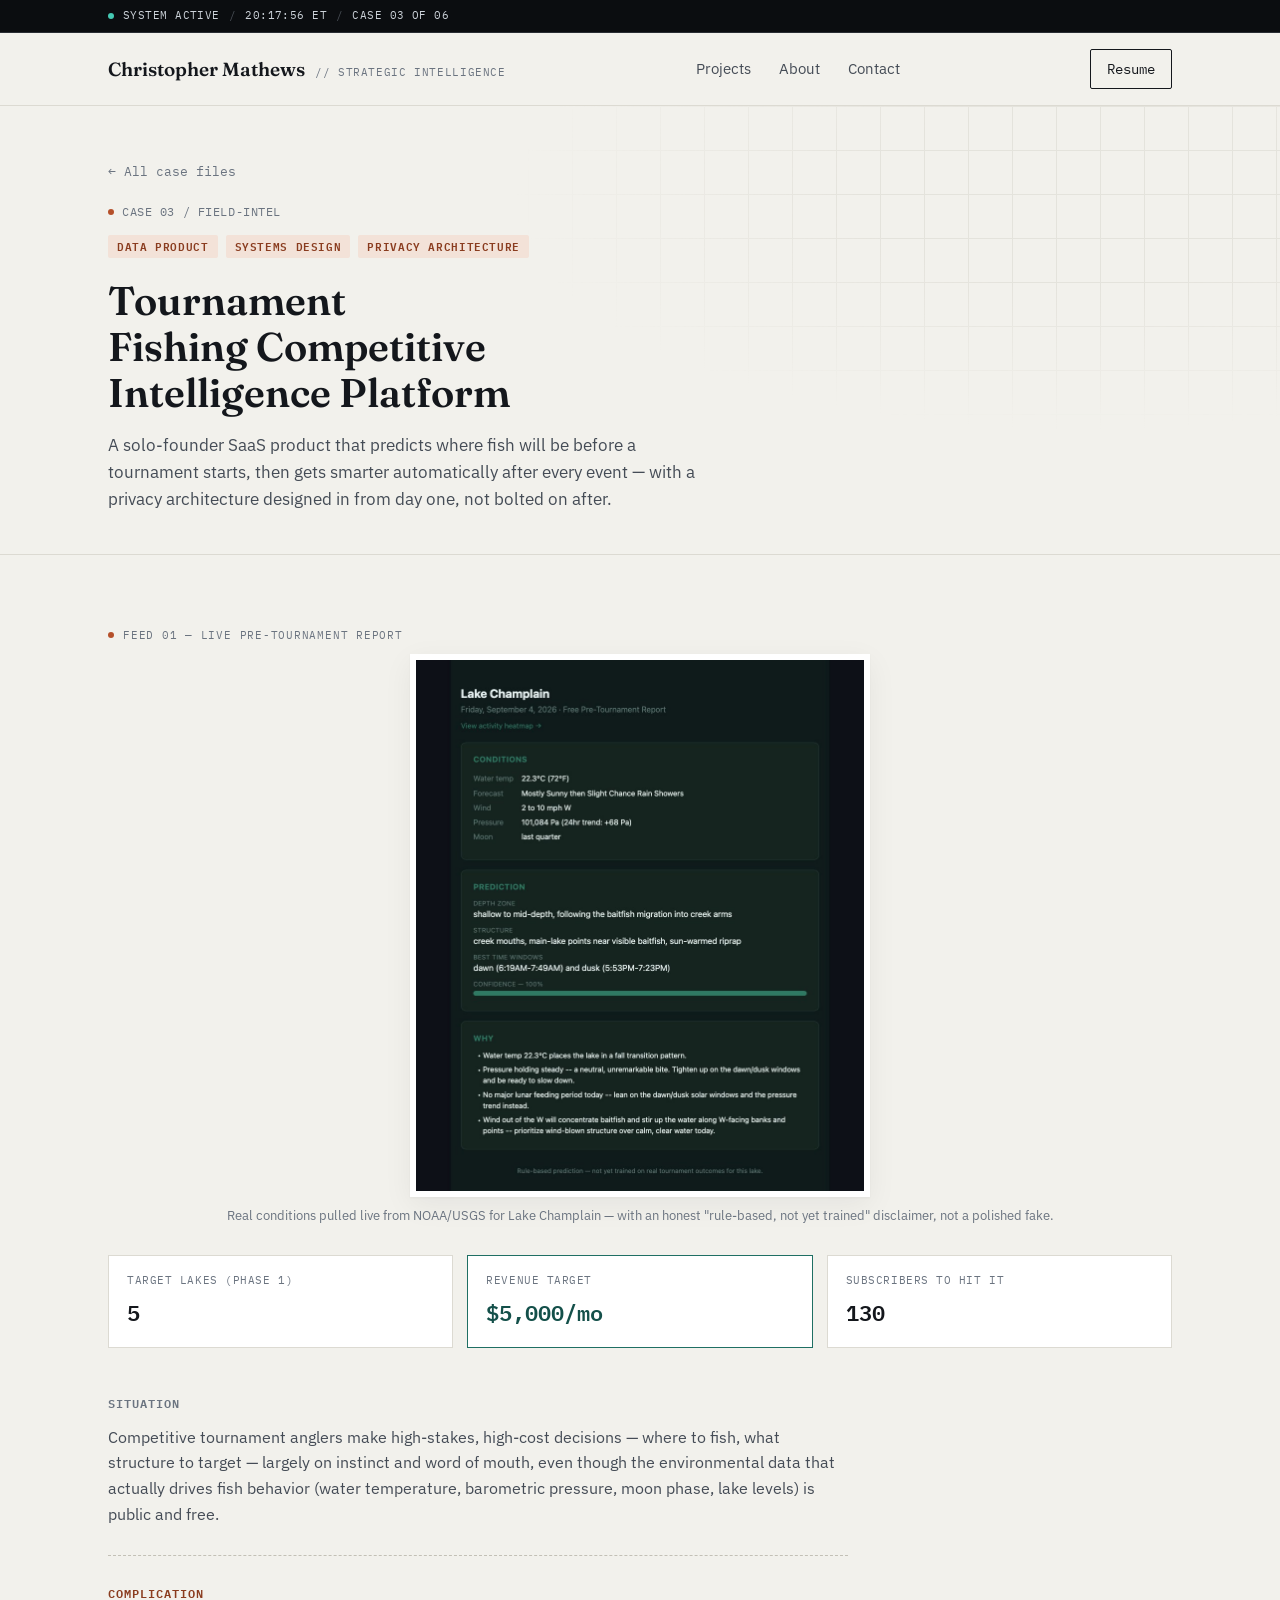
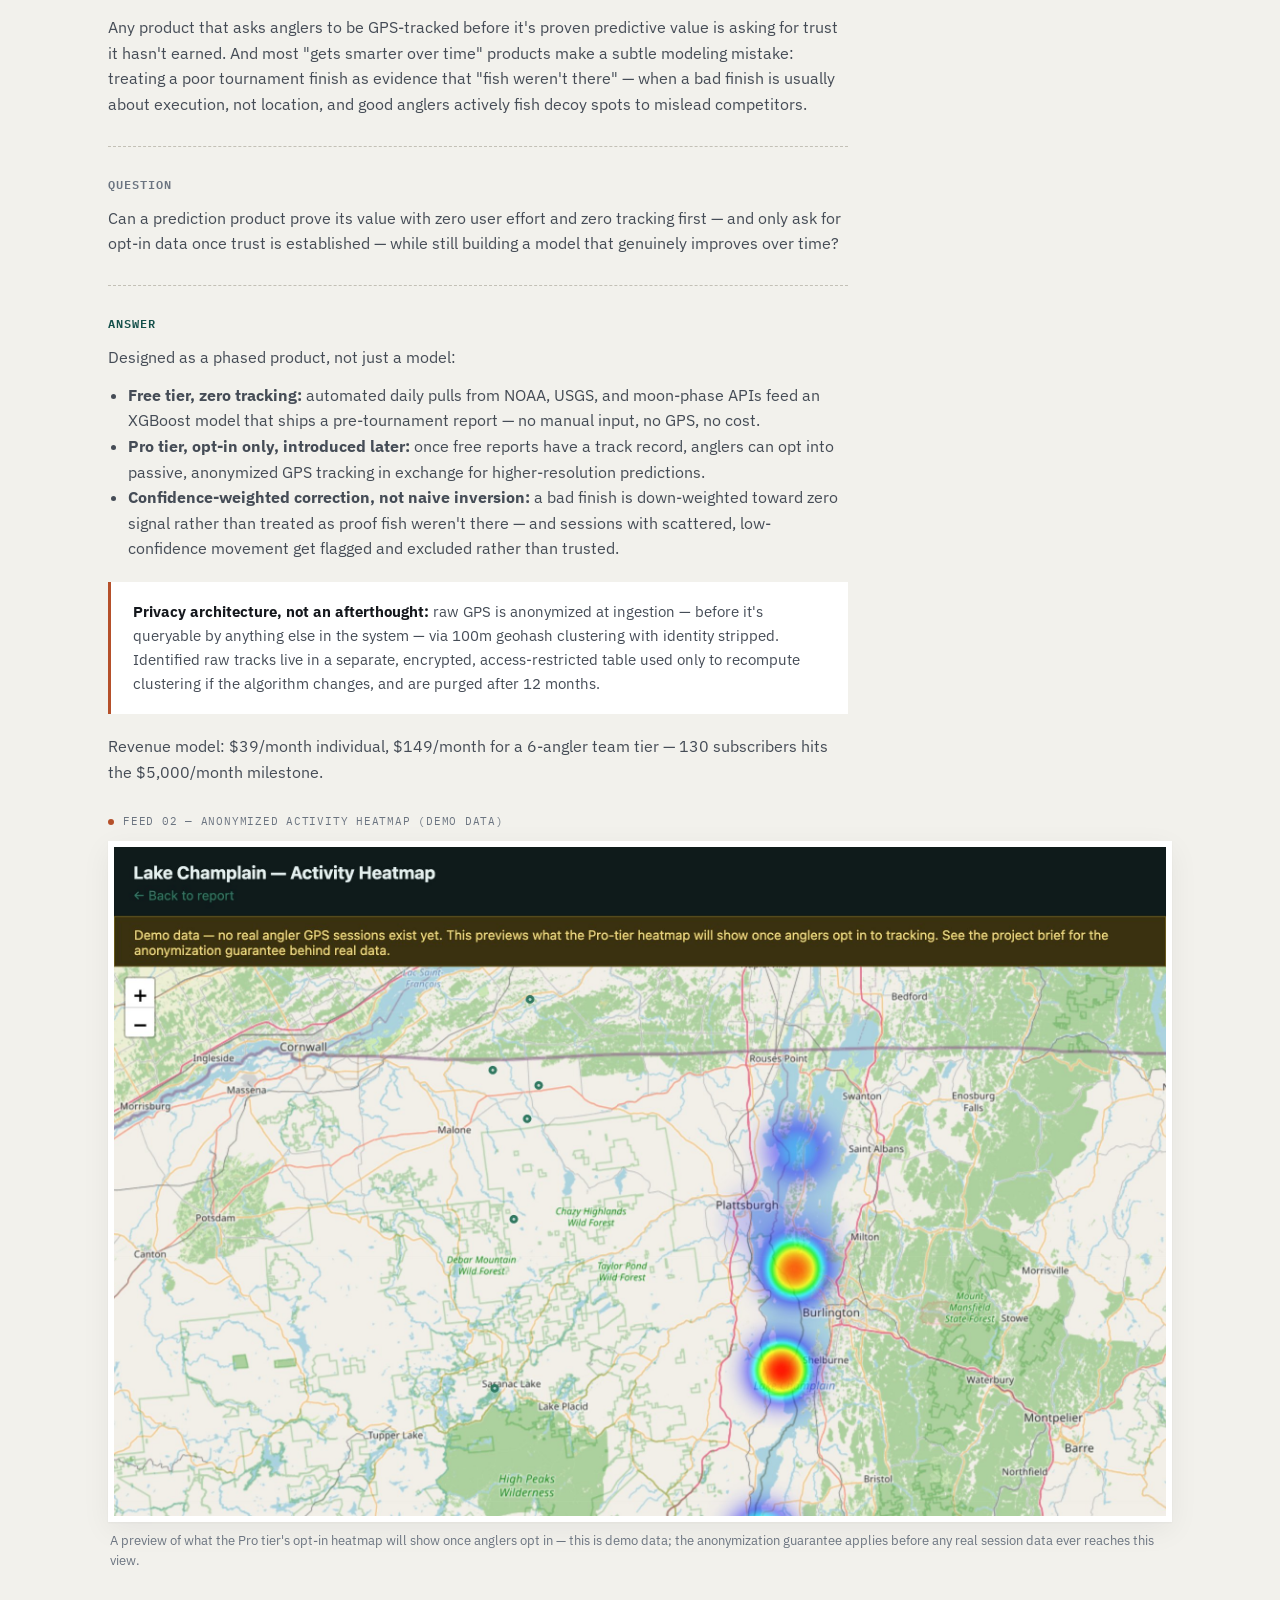
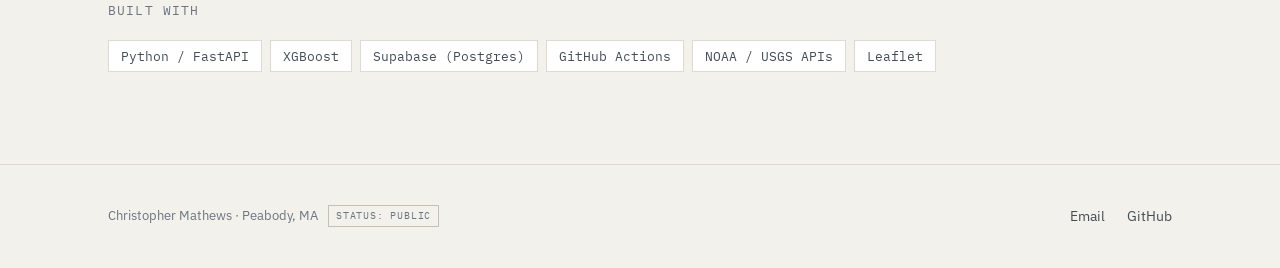
<file: projects/fishing-platform.html>
<!DOCTYPE html>
<html lang="en">
<head>
  <meta charset="UTF-8" />
  <meta name="viewport" content="width=device-width, initial-scale=1.0" />
  <title>Tournament Fishing Intelligence Platform — Christopher Mathews</title>
  <link rel="preconnect" href="https://fonts.googleapis.com" />
  <link rel="preconnect" href="https://fonts.gstatic.com" crossorigin />
  <link href="https://fonts.googleapis.com/css2?family=Fraunces:opsz,wght@9..144,500;9..144,600;9..144,700&family=IBM+Plex+Sans:wght@400;500;600&family=IBM+Plex+Mono:wght@400;500;600&display=swap" rel="stylesheet" />
  <link rel="stylesheet" href="../css/styles.css" />
</head>
<body>

  <div class="status-bar">
    <div class="status-bar-inner">
      <span class="pulse-dot"></span>
      <span>SYSTEM ACTIVE</span>
      <span class="status-sep">/</span>
      <span id="live-clock">--:--:--</span>
      <span class="status-sep">/</span>
      <span>CASE 03 OF 06</span>
    </div>
  </div>

  <header class="site-nav">
    <div class="nav-inner">
      <a href="../index.html" class="nav-brand">
        <span class="nav-logo">Christopher Mathews</span>
        <span class="nav-tag">// STRATEGIC INTELLIGENCE</span>
      </a>
      <nav class="nav-links">
        <a href="../index.html#projects">Projects</a>
        <a href="../index.html#about">About</a>
        <a href="../index.html#contact">Contact</a>
      </nav>
      <a href="../assets/resume.pdf" class="nav-resume">Resume</a>
    </div>
  </header>

  <section class="project-hero">
    <div class="container">
      <a href="../index.html#projects" class="back-link">← All case files</a>
      <div class="file-line">
        <span class="pulse-dot" style="background:var(--rust);"></span>
        <span>CASE 03 / FIELD-INTEL</span>
      </div>
      <div class="project-meta">
        <span class="tag tag-rust">Data Product</span>
        <span class="tag tag-rust">Systems Design</span>
        <span class="tag tag-rust">Privacy Architecture</span>
      </div>
      <h1>Tournament Fishing Competitive Intelligence Platform</h1>
      <p class="lede">A solo-founder SaaS product that predicts where fish will be before a tournament starts, then gets smarter automatically after every event — with a privacy architecture designed in from day one, not bolted on after.</p>
    </div>
  </section>

  <section>
    <div class="container">
      <div class="feed">
        <div class="feed-label"><span class="pulse-dot" style="background:var(--rust);"></span> FEED 01 — LIVE PRE-TOURNAMENT REPORT</div>
        <div class="feed-frame bracket-live" style="max-width:460px; margin:0 auto;">
          <img src="../assets/images/fishing-report.jpg" alt="Live pre-tournament report for Lake Champlain showing conditions, prediction, and reasoning" />
        </div>
        <p class="feed-caption" style="text-align:center;">Real conditions pulled live from NOAA/USGS for Lake Champlain — with an honest "rule-based, not yet trained" disclaimer, not a polished fake.</p>
      </div>

      <div class="stat-row">
        <div class="stat-box"><div class="label">Target Lakes (Phase 1)</div><div class="value">5</div></div>
        <div class="stat-box highlight"><div class="label">Revenue Target</div><div class="value">$5,000/mo</div></div>
        <div class="stat-box"><div class="label">Subscribers to Hit It</div><div class="value">130</div></div>
      </div>

      <div class="scqa">
        <div class="scqa-block situation">
          <p class="scqa-label">Situation</p>
          <p>Competitive tournament anglers make high-stakes, high-cost decisions — where to fish, what structure to target — largely on instinct and word of mouth, even though the environmental data that actually drives fish behavior (water temperature, barometric pressure, moon phase, lake levels) is public and free.</p>
        </div>

        <div class="scqa-block complication">
          <p class="scqa-label">Complication</p>
          <p>Any product that asks anglers to be GPS-tracked before it's proven predictive value is asking for trust it hasn't earned. And most "gets smarter over time" products make a subtle modeling mistake: treating a poor tournament finish as evidence that "fish weren't there" — when a bad finish is usually about execution, not location, and good anglers actively fish decoy spots to mislead competitors.</p>
        </div>

        <div class="scqa-block question">
          <p class="scqa-label">Question</p>
          <p>Can a prediction product prove its value with zero user effort and zero tracking first — and only ask for opt-in data once trust is established — while still building a model that genuinely improves over time?</p>
        </div>

        <div class="scqa-block answer">
          <p class="scqa-label">Answer</p>
          <p>Designed as a phased product, not just a model:</p>
          <ul style="color:var(--ink-soft); padding-left:20px; margin:0 0 16px;">
            <li><b>Free tier, zero tracking:</b> automated daily pulls from NOAA, USGS, and moon-phase APIs feed an XGBoost model that ships a pre-tournament report — no manual input, no GPS, no cost.</li>
            <li><b>Pro tier, opt-in only, introduced later:</b> once free reports have a track record, anglers can opt into passive, anonymized GPS tracking in exchange for higher-resolution predictions.</li>
            <li><b>Confidence-weighted correction, not naive inversion:</b> a bad finish is down-weighted toward zero signal rather than treated as proof fish weren't there — and sessions with scattered, low-confidence movement get flagged and excluded rather than trusted.</li>
          </ul>
          <div class="callout">
            <b>Privacy architecture, not an afterthought:</b> raw GPS is anonymized at ingestion — before it's queryable by anything else in the system — via 100m geohash clustering with identity stripped. Identified raw tracks live in a separate, encrypted, access-restricted table used only to recompute clustering if the algorithm changes, and are purged after 12 months.
          </div>
          <p>Revenue model: $39/month individual, $149/month for a 6-angler team tier — 130 subscribers hits the $5,000/month milestone.</p>
        </div>
      </div>

      <div class="feed">
        <div class="feed-label"><span class="pulse-dot" style="background:var(--rust);"></span> FEED 02 — ANONYMIZED ACTIVITY HEATMAP (DEMO DATA)</div>
        <div class="feed-frame bracket-live">
          <img src="../assets/images/fishing-map.jpg" alt="Lake Champlain activity heatmap on an interactive map, showing clustered demo GPS activity zones" />
        </div>
        <p class="feed-caption">A preview of what the Pro tier's opt-in heatmap will show once anglers opt in — this is demo data; the anonymization guarantee applies before any real session data ever reaches this view.</p>
      </div>

      <p class="eyebrow" style="margin-top:12px;">Built with</p>
      <div class="tech-list">
        <span class="skill-chip">Python / FastAPI</span>
        <span class="skill-chip">XGBoost</span>
        <span class="skill-chip">Supabase (Postgres)</span>
        <span class="skill-chip">GitHub Actions</span>
        <span class="skill-chip">NOAA / USGS APIs</span>
        <span class="skill-chip">Leaflet</span>
      </div>
    </div>
  </section>

  <footer class="site-footer">
    <div class="container footer-inner">
      <div class="footer-note">
        <span>Christopher Mathews · Peabody, MA</span>
        <span class="classification">STATUS: PUBLIC</span>
      </div>
      <nav class="footer-links">
        <a href="mailto:cmathews928@gmail.com">Email</a>
        <a href="https://github.com/cmat928" target="_blank" rel="noopener">GitHub</a>
      </nav>
    </div>
  </footer>

  <script src="../js/main.js"></script>
</body>
</html>
</file>
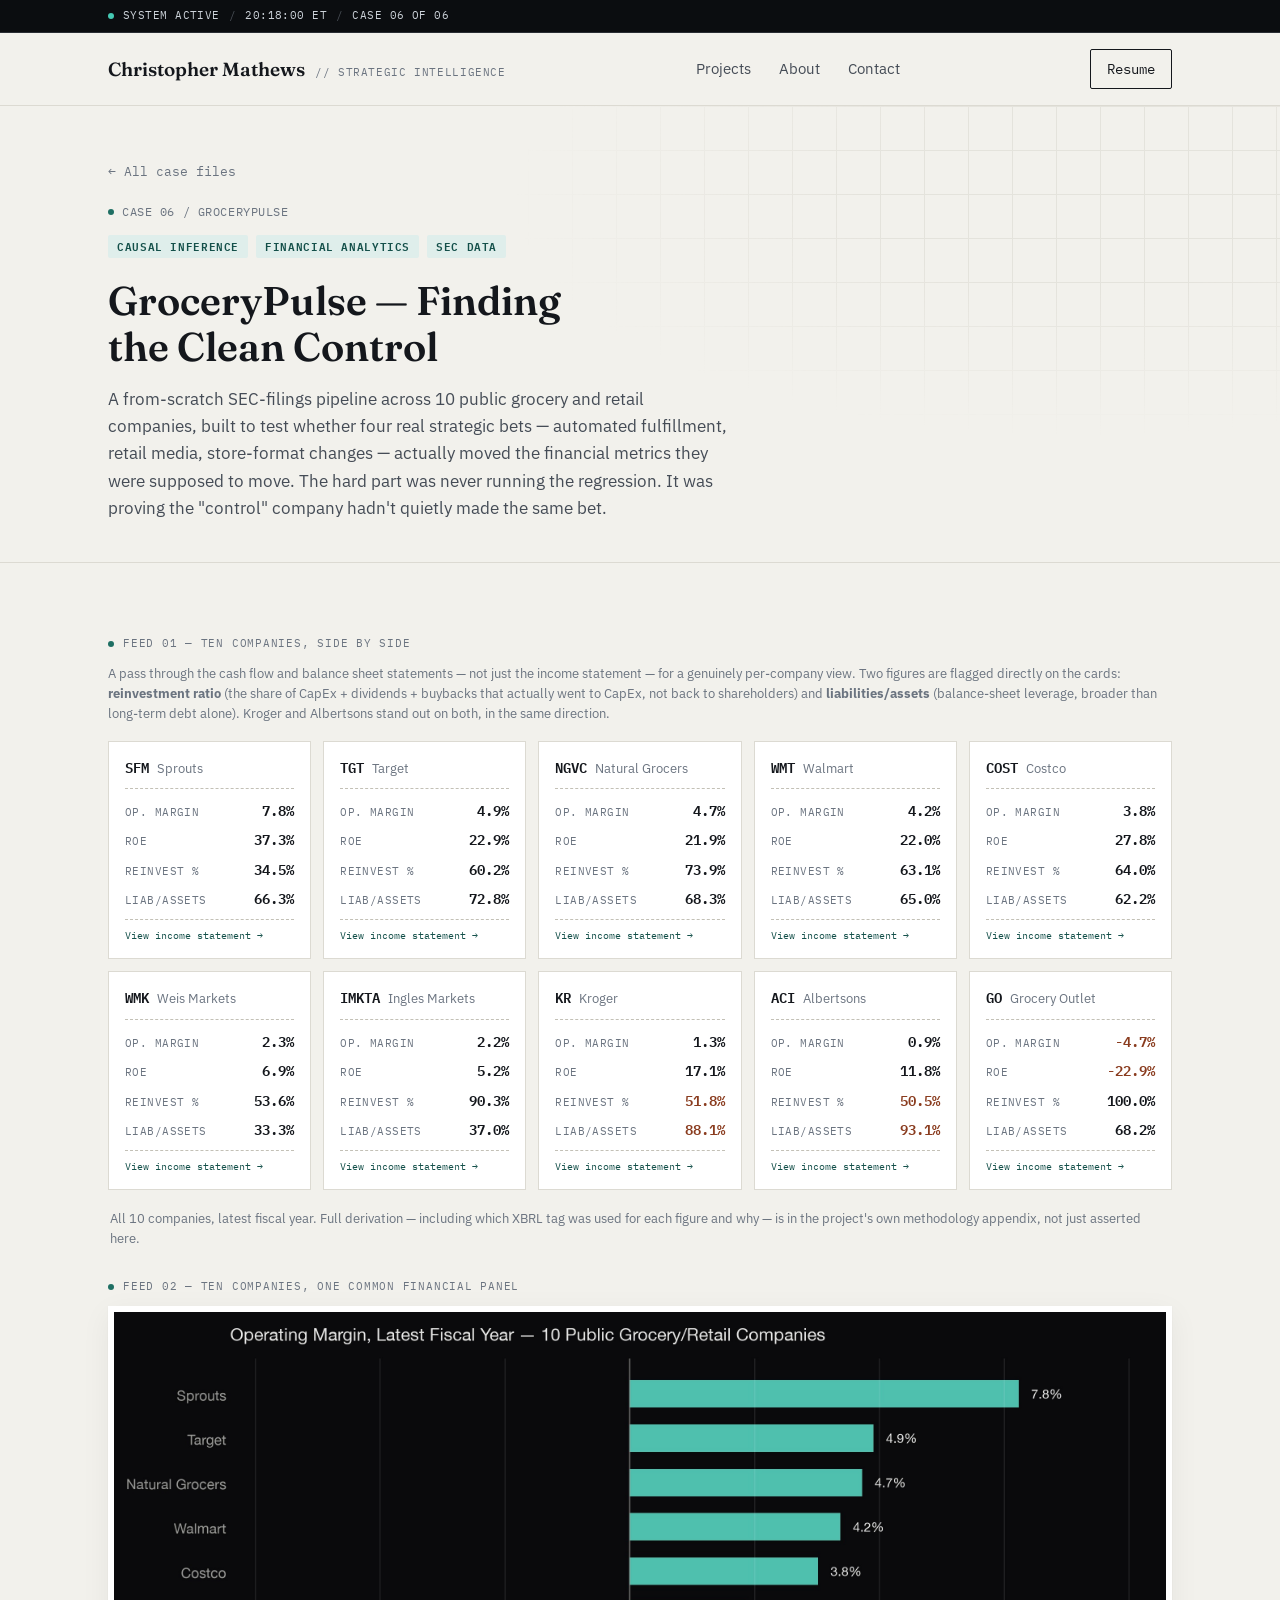
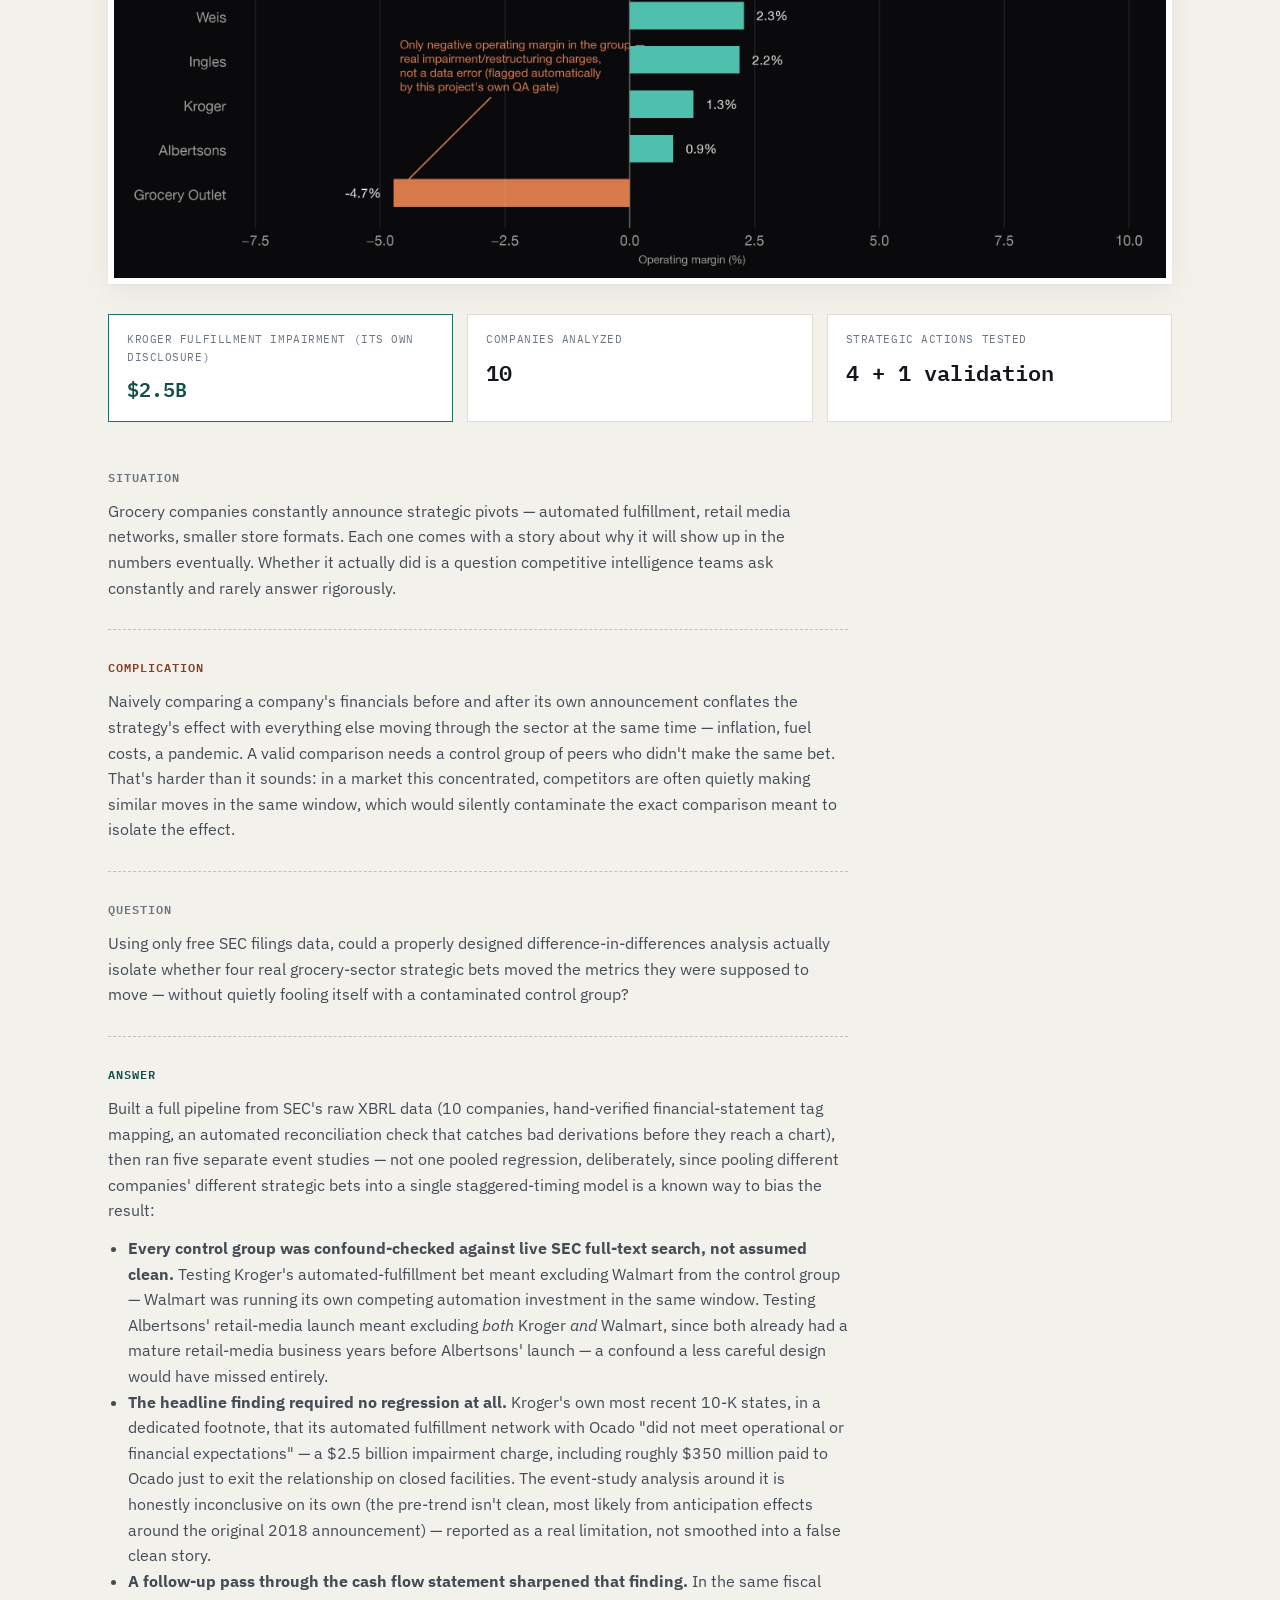
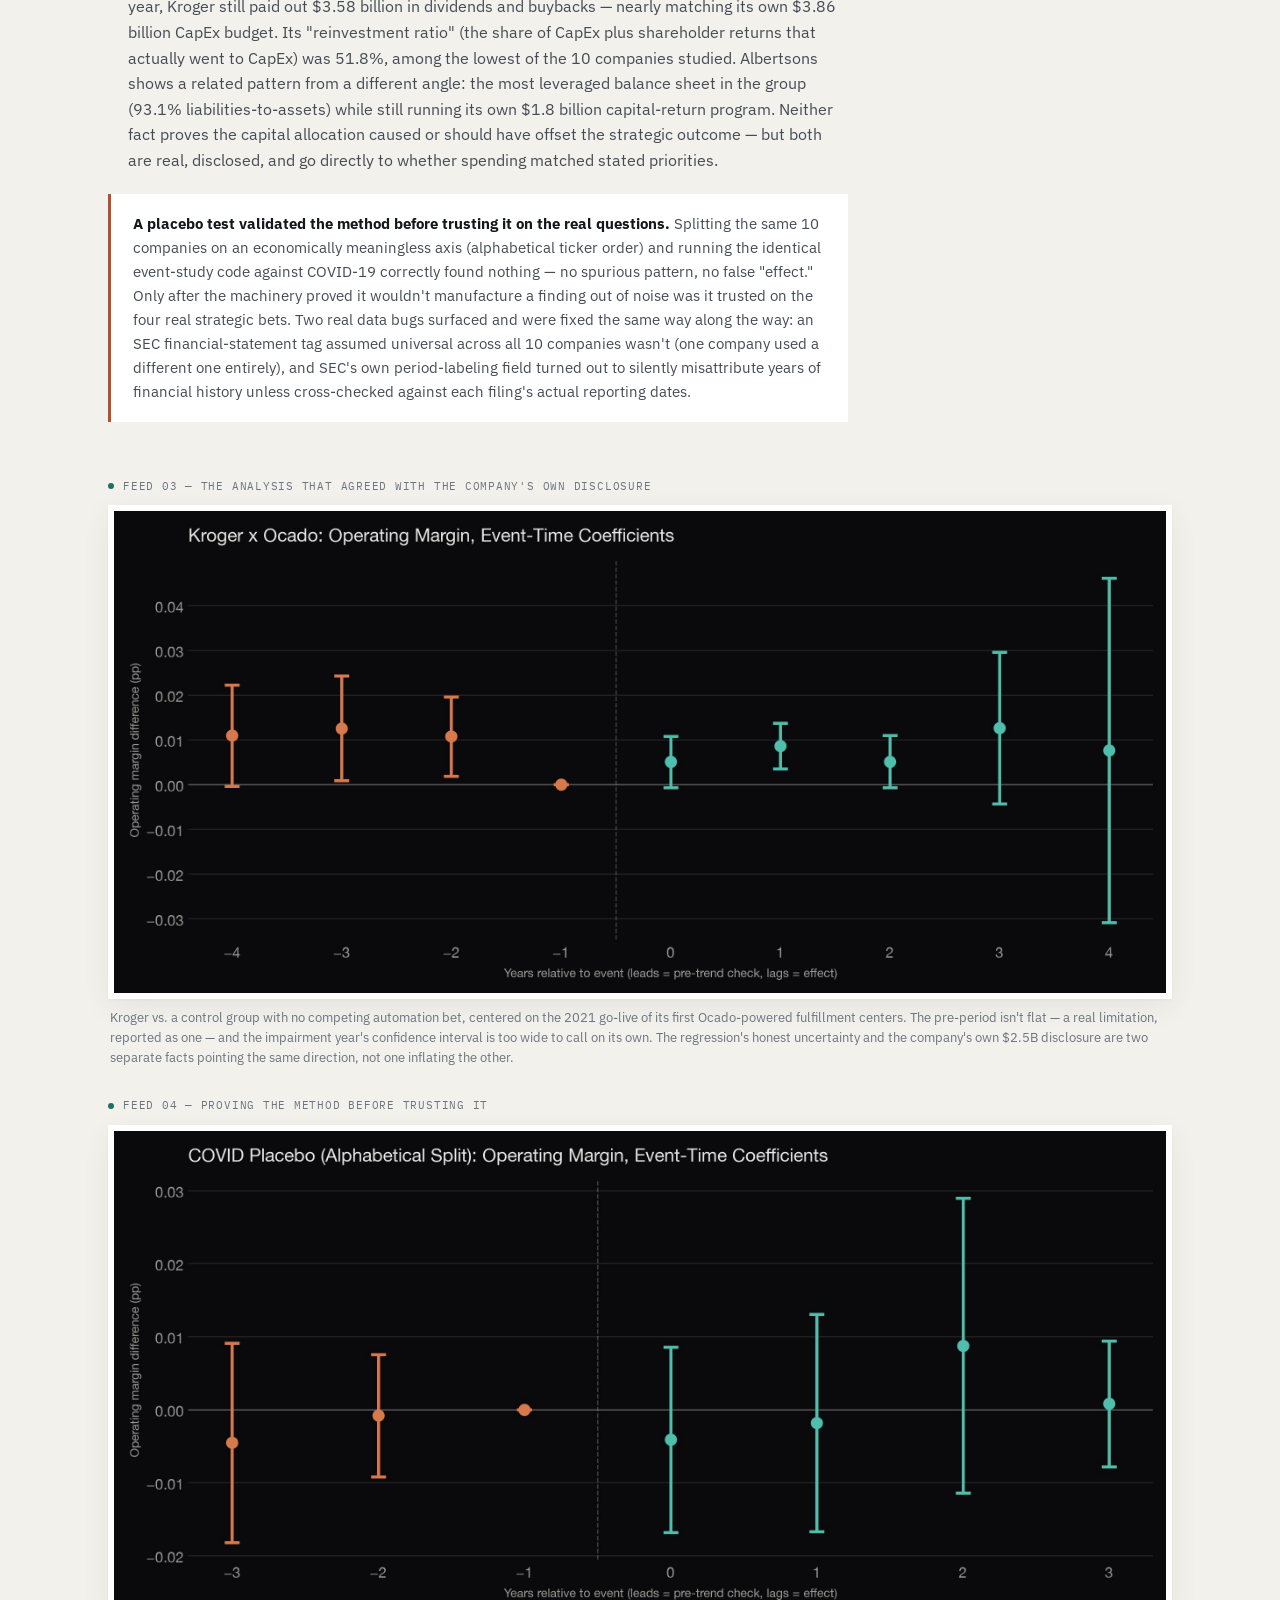
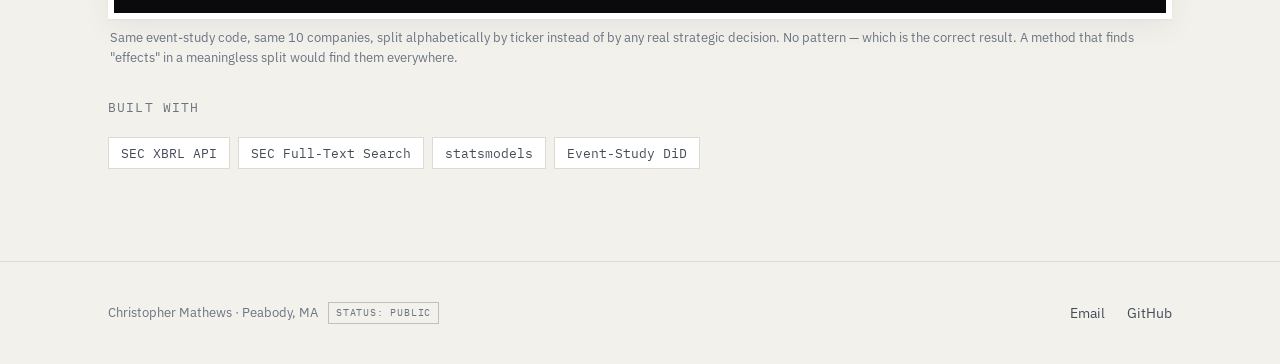
<file: projects/grocerypulse.html>
<!DOCTYPE html>
<html lang="en">
<head>
  <meta charset="UTF-8" />
  <meta name="viewport" content="width=device-width, initial-scale=1.0" />
  <title>GroceryPulse — Christopher Mathews</title>
  <link rel="preconnect" href="https://fonts.googleapis.com" />
  <link rel="preconnect" href="https://fonts.gstatic.com" crossorigin />
  <link href="https://fonts.googleapis.com/css2?family=Fraunces:opsz,wght@9..144,500;9..144,600;9..144,700&family=IBM+Plex+Sans:wght@400;500;600&family=IBM+Plex+Mono:wght@400;500;600&display=swap" rel="stylesheet" />
  <link rel="stylesheet" href="../css/styles.css" />
</head>
<body>

  <div class="status-bar">
    <div class="status-bar-inner">
      <span class="pulse-dot"></span>
      <span>SYSTEM ACTIVE</span>
      <span class="status-sep">/</span>
      <span id="live-clock">--:--:--</span>
      <span class="status-sep">/</span>
      <span>CASE 06 OF 06</span>
    </div>
  </div>

  <header class="site-nav">
    <div class="nav-inner">
      <a href="../index.html" class="nav-brand">
        <span class="nav-logo">Christopher Mathews</span>
        <span class="nav-tag">// STRATEGIC INTELLIGENCE</span>
      </a>
      <nav class="nav-links">
        <a href="../index.html#projects">Projects</a>
        <a href="../index.html#about">About</a>
        <a href="../index.html#contact">Contact</a>
      </nav>
      <a href="../assets/resume.pdf" class="nav-resume">Resume</a>
    </div>
  </header>

  <section class="project-hero">
    <div class="container">
      <a href="../index.html#projects" class="back-link">← All case files</a>
      <div class="file-line">
        <span class="pulse-dot" style="background:var(--teal);"></span>
        <span>CASE 06 / GROCERYPULSE</span>
      </div>
      <div class="project-meta">
        <span class="tag tag-teal">Causal Inference</span>
        <span class="tag tag-teal">Financial Analytics</span>
        <span class="tag tag-teal">SEC Data</span>
      </div>
      <h1>GroceryPulse — Finding the Clean Control</h1>
      <p class="lede">A from-scratch SEC-filings pipeline across 10 public grocery and retail companies, built to test whether four real strategic bets — automated fulfillment, retail media, store-format changes — actually moved the financial metrics they were supposed to move. The hard part was never running the regression. It was proving the "control" company hadn't quietly made the same bet.</p>
    </div>
  </section>

  <section>
    <div class="container">
      <div class="feed">
        <div class="feed-label"><span class="pulse-dot"></span> FEED 01 — TEN COMPANIES, SIDE BY SIDE</div>
        <p class="feed-caption" style="margin:0 0 12px;">A pass through the cash flow and balance sheet statements — not just the income statement — for a genuinely per-company view. Two figures are flagged directly on the cards: <b>reinvestment ratio</b> (the share of CapEx + dividends + buybacks that actually went to CapEx, not back to shareholders) and <b>liabilities/assets</b> (balance-sheet leverage, broader than long-term debt alone). Kroger and Albertsons stand out on both, in the same direction.</p>
        <div class="kpi-grid">
          <div class="kpi-card" onclick="openSankey('SFM')" role="button" tabindex="0" onkeydown="if(event.key==='Enter')openSankey('SFM')">
            <div class="kpi-card-top"><span class="kpi-ticker">SFM</span><span class="kpi-name">Sprouts</span></div>
            <div class="kpi-metrics">
              <div class="kpi-metric"><span class="kpi-metric-label">Op. Margin</span><span class="kpi-metric-value">7.8%</span></div>
              <div class="kpi-metric"><span class="kpi-metric-label">ROE</span><span class="kpi-metric-value">37.3%</span></div>
              <div class="kpi-metric"><span class="kpi-metric-label">Reinvest %</span><span class="kpi-metric-value">34.5%</span></div>
              <div class="kpi-metric"><span class="kpi-metric-label">Liab/Assets</span><span class="kpi-metric-value">66.3%</span></div>
            </div>
            <div class="kpi-card-hint">View income statement →</div>
          </div>
          <div class="kpi-card" onclick="openSankey('TGT')" role="button" tabindex="0" onkeydown="if(event.key==='Enter')openSankey('TGT')">
            <div class="kpi-card-top"><span class="kpi-ticker">TGT</span><span class="kpi-name">Target</span></div>
            <div class="kpi-metrics">
              <div class="kpi-metric"><span class="kpi-metric-label">Op. Margin</span><span class="kpi-metric-value">4.9%</span></div>
              <div class="kpi-metric"><span class="kpi-metric-label">ROE</span><span class="kpi-metric-value">22.9%</span></div>
              <div class="kpi-metric"><span class="kpi-metric-label">Reinvest %</span><span class="kpi-metric-value">60.2%</span></div>
              <div class="kpi-metric"><span class="kpi-metric-label">Liab/Assets</span><span class="kpi-metric-value">72.8%</span></div>
            </div>
            <div class="kpi-card-hint">View income statement →</div>
          </div>
          <div class="kpi-card" onclick="openSankey('NGVC')" role="button" tabindex="0" onkeydown="if(event.key==='Enter')openSankey('NGVC')">
            <div class="kpi-card-top"><span class="kpi-ticker">NGVC</span><span class="kpi-name">Natural Grocers</span></div>
            <div class="kpi-metrics">
              <div class="kpi-metric"><span class="kpi-metric-label">Op. Margin</span><span class="kpi-metric-value">4.7%</span></div>
              <div class="kpi-metric"><span class="kpi-metric-label">ROE</span><span class="kpi-metric-value">21.9%</span></div>
              <div class="kpi-metric"><span class="kpi-metric-label">Reinvest %</span><span class="kpi-metric-value">73.9%</span></div>
              <div class="kpi-metric"><span class="kpi-metric-label">Liab/Assets</span><span class="kpi-metric-value">68.3%</span></div>
            </div>
            <div class="kpi-card-hint">View income statement →</div>
          </div>
          <div class="kpi-card" onclick="openSankey('WMT')" role="button" tabindex="0" onkeydown="if(event.key==='Enter')openSankey('WMT')">
            <div class="kpi-card-top"><span class="kpi-ticker">WMT</span><span class="kpi-name">Walmart</span></div>
            <div class="kpi-metrics">
              <div class="kpi-metric"><span class="kpi-metric-label">Op. Margin</span><span class="kpi-metric-value">4.2%</span></div>
              <div class="kpi-metric"><span class="kpi-metric-label">ROE</span><span class="kpi-metric-value">22.0%</span></div>
              <div class="kpi-metric"><span class="kpi-metric-label">Reinvest %</span><span class="kpi-metric-value">63.1%</span></div>
              <div class="kpi-metric"><span class="kpi-metric-label">Liab/Assets</span><span class="kpi-metric-value">65.0%</span></div>
            </div>
            <div class="kpi-card-hint">View income statement →</div>
          </div>
          <div class="kpi-card" onclick="openSankey('COST')" role="button" tabindex="0" onkeydown="if(event.key==='Enter')openSankey('COST')">
            <div class="kpi-card-top"><span class="kpi-ticker">COST</span><span class="kpi-name">Costco</span></div>
            <div class="kpi-metrics">
              <div class="kpi-metric"><span class="kpi-metric-label">Op. Margin</span><span class="kpi-metric-value">3.8%</span></div>
              <div class="kpi-metric"><span class="kpi-metric-label">ROE</span><span class="kpi-metric-value">27.8%</span></div>
              <div class="kpi-metric"><span class="kpi-metric-label">Reinvest %</span><span class="kpi-metric-value">64.0%</span></div>
              <div class="kpi-metric"><span class="kpi-metric-label">Liab/Assets</span><span class="kpi-metric-value">62.2%</span></div>
            </div>
            <div class="kpi-card-hint">View income statement →</div>
          </div>
          <div class="kpi-card" onclick="openSankey('WMK')" role="button" tabindex="0" onkeydown="if(event.key==='Enter')openSankey('WMK')">
            <div class="kpi-card-top"><span class="kpi-ticker">WMK</span><span class="kpi-name">Weis Markets</span></div>
            <div class="kpi-metrics">
              <div class="kpi-metric"><span class="kpi-metric-label">Op. Margin</span><span class="kpi-metric-value">2.3%</span></div>
              <div class="kpi-metric"><span class="kpi-metric-label">ROE</span><span class="kpi-metric-value">6.9%</span></div>
              <div class="kpi-metric"><span class="kpi-metric-label">Reinvest %</span><span class="kpi-metric-value">53.6%</span></div>
              <div class="kpi-metric"><span class="kpi-metric-label">Liab/Assets</span><span class="kpi-metric-value">33.3%</span></div>
            </div>
            <div class="kpi-card-hint">View income statement →</div>
          </div>
          <div class="kpi-card" onclick="openSankey('IMKTA')" role="button" tabindex="0" onkeydown="if(event.key==='Enter')openSankey('IMKTA')">
            <div class="kpi-card-top"><span class="kpi-ticker">IMKTA</span><span class="kpi-name">Ingles Markets</span></div>
            <div class="kpi-metrics">
              <div class="kpi-metric"><span class="kpi-metric-label">Op. Margin</span><span class="kpi-metric-value">2.2%</span></div>
              <div class="kpi-metric"><span class="kpi-metric-label">ROE</span><span class="kpi-metric-value">5.2%</span></div>
              <div class="kpi-metric"><span class="kpi-metric-label">Reinvest %</span><span class="kpi-metric-value">90.3%</span></div>
              <div class="kpi-metric"><span class="kpi-metric-label">Liab/Assets</span><span class="kpi-metric-value">37.0%</span></div>
            </div>
            <div class="kpi-card-hint">View income statement →</div>
          </div>
          <div class="kpi-card" onclick="openSankey('KR')" role="button" tabindex="0" onkeydown="if(event.key==='Enter')openSankey('KR')">
            <div class="kpi-card-top"><span class="kpi-ticker">KR</span><span class="kpi-name">Kroger</span></div>
            <div class="kpi-metrics">
              <div class="kpi-metric"><span class="kpi-metric-label">Op. Margin</span><span class="kpi-metric-value">1.3%</span></div>
              <div class="kpi-metric"><span class="kpi-metric-label">ROE</span><span class="kpi-metric-value">17.1%</span></div>
              <div class="kpi-metric"><span class="kpi-metric-label">Reinvest %</span><span class="kpi-metric-value flag-rust">51.8%</span></div>
              <div class="kpi-metric"><span class="kpi-metric-label">Liab/Assets</span><span class="kpi-metric-value flag-rust">88.1%</span></div>
            </div>
            <div class="kpi-card-hint">View income statement →</div>
          </div>
          <div class="kpi-card" onclick="openSankey('ACI')" role="button" tabindex="0" onkeydown="if(event.key==='Enter')openSankey('ACI')">
            <div class="kpi-card-top"><span class="kpi-ticker">ACI</span><span class="kpi-name">Albertsons</span></div>
            <div class="kpi-metrics">
              <div class="kpi-metric"><span class="kpi-metric-label">Op. Margin</span><span class="kpi-metric-value">0.9%</span></div>
              <div class="kpi-metric"><span class="kpi-metric-label">ROE</span><span class="kpi-metric-value">11.8%</span></div>
              <div class="kpi-metric"><span class="kpi-metric-label">Reinvest %</span><span class="kpi-metric-value flag-rust">50.5%</span></div>
              <div class="kpi-metric"><span class="kpi-metric-label">Liab/Assets</span><span class="kpi-metric-value flag-rust">93.1%</span></div>
            </div>
            <div class="kpi-card-hint">View income statement →</div>
          </div>
          <div class="kpi-card" onclick="openSankey('GO')" role="button" tabindex="0" onkeydown="if(event.key==='Enter')openSankey('GO')">
            <div class="kpi-card-top"><span class="kpi-ticker">GO</span><span class="kpi-name">Grocery Outlet</span></div>
            <div class="kpi-metrics">
              <div class="kpi-metric"><span class="kpi-metric-label">Op. Margin</span><span class="kpi-metric-value flag-rust">-4.7%</span></div>
              <div class="kpi-metric"><span class="kpi-metric-label">ROE</span><span class="kpi-metric-value flag-rust">-22.9%</span></div>
              <div class="kpi-metric"><span class="kpi-metric-label">Reinvest %</span><span class="kpi-metric-value">100.0%</span></div>
              <div class="kpi-metric"><span class="kpi-metric-label">Liab/Assets</span><span class="kpi-metric-value">68.2%</span></div>
            </div>
            <div class="kpi-card-hint">View income statement →</div>
          </div>
        </div>
        <p class="feed-caption">All 10 companies, latest fiscal year. Full derivation — including which XBRL tag was used for each figure and why — is in the project's own methodology appendix, not just asserted here.</p>
      </div>

      <div class="feed" style="margin-top:8px;">
        <div class="feed-label"><span class="pulse-dot"></span> FEED 02 — TEN COMPANIES, ONE COMMON FINANCIAL PANEL</div>
        <div class="feed-frame bracket-live">
          <img src="../assets/images/grocerypulse-margins.jpg" alt="Horizontal bar chart of operating margin across 10 public grocery and retail companies, showing Sprouts highest at 7.8% and Grocery Outlet as the only negative margin at -4.7%" />
        </div>
      </div>

      <div class="stat-row">
        <div class="stat-box highlight"><div class="label">Kroger Fulfillment Impairment (its own disclosure)</div><div class="value" style="font-size:20px;">$2.5B</div></div>
        <div class="stat-box"><div class="label">Companies Analyzed</div><div class="value">10</div></div>
        <div class="stat-box"><div class="label">Strategic Actions Tested</div><div class="value">4 + 1 validation</div></div>
      </div>

      <div class="scqa">
        <div class="scqa-block situation">
          <p class="scqa-label">Situation</p>
          <p>Grocery companies constantly announce strategic pivots — automated fulfillment, retail media networks, smaller store formats. Each one comes with a story about why it will show up in the numbers eventually. Whether it actually did is a question competitive intelligence teams ask constantly and rarely answer rigorously.</p>
        </div>

        <div class="scqa-block complication">
          <p class="scqa-label">Complication</p>
          <p>Naively comparing a company's financials before and after its own announcement conflates the strategy's effect with everything else moving through the sector at the same time — inflation, fuel costs, a pandemic. A valid comparison needs a control group of peers who didn't make the same bet. That's harder than it sounds: in a market this concentrated, competitors are often quietly making similar moves in the same window, which would silently contaminate the exact comparison meant to isolate the effect.</p>
        </div>

        <div class="scqa-block question">
          <p class="scqa-label">Question</p>
          <p>Using only free SEC filings data, could a properly designed difference-in-differences analysis actually isolate whether four real grocery-sector strategic bets moved the metrics they were supposed to move — without quietly fooling itself with a contaminated control group?</p>
        </div>

        <div class="scqa-block answer">
          <p class="scqa-label">Answer</p>
          <p>Built a full pipeline from SEC's raw XBRL data (10 companies, hand-verified financial-statement tag mapping, an automated reconciliation check that catches bad derivations before they reach a chart), then ran five separate event studies — not one pooled regression, deliberately, since pooling different companies' different strategic bets into a single staggered-timing model is a known way to bias the result:</p>
          <ul style="color:var(--ink-soft); padding-left:20px; margin:0 0 16px;">
            <li><b>Every control group was confound-checked against live SEC full-text search, not assumed clean.</b> Testing Kroger's automated-fulfillment bet meant excluding Walmart from the control group — Walmart was running its own competing automation investment in the same window. Testing Albertsons' retail-media launch meant excluding <i>both</i> Kroger <i>and</i> Walmart, since both already had a mature retail-media business years before Albertsons' launch — a confound a less careful design would have missed entirely.</li>
            <li><b>The headline finding required no regression at all.</b> Kroger's own most recent 10-K states, in a dedicated footnote, that its automated fulfillment network with Ocado "did not meet operational or financial expectations" — a $2.5 billion impairment charge, including roughly $350 million paid to Ocado just to exit the relationship on closed facilities. The event-study analysis around it is honestly inconclusive on its own (the pre-trend isn't clean, most likely from anticipation effects around the original 2018 announcement) — reported as a real limitation, not smoothed into a false clean story.</li>
            <li><b>A follow-up pass through the cash flow statement sharpened that finding.</b> In the same fiscal year, Kroger still paid out $3.58 billion in dividends and buybacks — nearly matching its own $3.86 billion CapEx budget. Its "reinvestment ratio" (the share of CapEx plus shareholder returns that actually went to CapEx) was 51.8%, among the lowest of the 10 companies studied. Albertsons shows a related pattern from a different angle: the most leveraged balance sheet in the group (93.1% liabilities-to-assets) while still running its own $1.8 billion capital-return program. Neither fact proves the capital allocation caused or should have offset the strategic outcome — but both are real, disclosed, and go directly to whether spending matched stated priorities.</li>
          </ul>
          <div class="callout">
            <b>A placebo test validated the method before trusting it on the real questions.</b> Splitting the same 10 companies on an economically meaningless axis (alphabetical ticker order) and running the identical event-study code against COVID-19 correctly found nothing — no spurious pattern, no false "effect." Only after the machinery proved it wouldn't manufacture a finding out of noise was it trusted on the four real strategic bets. Two real data bugs surfaced and were fixed the same way along the way: an SEC financial-statement tag assumed universal across all 10 companies wasn't (one company used a different one entirely), and SEC's own period-labeling field turned out to silently misattribute years of financial history unless cross-checked against each filing's actual reporting dates.
          </div>
        </div>
      </div>

      <div class="feed" style="margin-top:8px;">
        <div class="feed-label"><span class="pulse-dot"></span> FEED 03 — THE ANALYSIS THAT AGREED WITH THE COMPANY'S OWN DISCLOSURE</div>
        <div class="feed-frame bracket-live">
          <img src="../assets/images/grocerypulse-kroger.jpg" alt="Event-study chart showing Kroger's operating margin relative to a clean peer control group in the years before and after its automated fulfillment centers went live, with wide confidence intervals in the impairment year" />
        </div>
        <p class="feed-caption">Kroger vs. a control group with no competing automation bet, centered on the 2021 go-live of its first Ocado-powered fulfillment centers. The pre-period isn't flat — a real limitation, reported as one — and the impairment year's confidence interval is too wide to call on its own. The regression's honest uncertainty and the company's own $2.5B disclosure are two separate facts pointing the same direction, not one inflating the other.</p>
      </div>

      <div class="feed">
        <div class="feed-label"><span class="pulse-dot"></span> FEED 04 — PROVING THE METHOD BEFORE TRUSTING IT</div>
        <div class="feed-frame bracket-live">
          <img src="../assets/images/grocerypulse-placebo.jpg" alt="Event-study chart using an economically meaningless alphabetical split of the same 10 companies around the COVID-19 shock, showing flat, insignificant coefficients throughout" />
        </div>
        <p class="feed-caption">Same event-study code, same 10 companies, split alphabetically by ticker instead of by any real strategic decision. No pattern — which is the correct result. A method that finds "effects" in a meaningless split would find them everywhere.</p>
      </div>

      <p class="eyebrow" style="margin-top:12px;">Built with</p>
      <div class="tech-list">
        <span class="skill-chip">SEC XBRL API</span>
        <span class="skill-chip">SEC Full-Text Search</span>
        <span class="skill-chip">statsmodels</span>
        <span class="skill-chip">Event-Study DiD</span>
      </div>
    </div>
  </section>

  <div class="sankey-modal" id="sankeyModal" hidden>
    <div class="sankey-backdrop" onclick="closeSankey()"></div>
    <div class="sankey-panel" role="dialog" aria-modal="true" aria-labelledby="sankeyTicker">
      <button class="sankey-close" onclick="closeSankey()" aria-label="Close">&times;</button>
      <div class="sankey-header">
        <span class="kpi-ticker" id="sankeyTicker"></span>
        <span class="kpi-name" id="sankeyName"></span>
      </div>
      <p class="sankey-period" id="sankeyPeriod"></p>
      <div class="sankey-svg-wrap">
        <svg id="sankeySvg" xmlns="http://www.w3.org/2000/svg"></svg>
      </div>
      <div class="sankey-legend">
        <span><span class="sankey-swatch" style="background:var(--teal);"></span>Carried forward</span>
        <span><span class="sankey-swatch" style="background:var(--rust);"></span>Leaves the business</span>
      </div>
      <div class="sankey-legend-table" id="sankeyLegendTable"></div>
      <p class="sankey-note" id="sankeyNote"></p>
    </div>
  </div>

  <footer class="site-footer">
    <div class="container footer-inner">
      <div class="footer-note">
        <span>Christopher Mathews · Peabody, MA</span>
        <span class="classification">STATUS: PUBLIC</span>
      </div>
      <nav class="footer-links">
        <a href="mailto:cmathews928@gmail.com">Email</a>
        <a href="https://github.com/cmat928" target="_blank" rel="noopener">GitHub</a>
      </nav>
    </div>
  </footer>

  <script src="../js/main.js"></script>
  <script>
    /* Income-statement Sankey, one company at a time, opened from a KPI
     * card click. Structure is deliberately 2 residual splits, not the
     * raw SG&A/tax/interest tags directly -- this guarantees every flow
     * balances exactly for all 10 companies without special-casing each
     * one's own tag quirks (documented in GroceryPulse's own methodology
     * appendix: Kroger has no SG&A tag at all, several companies' SG&A
     * doesn't reconcile cleanly against Gross Profit and Operating
     * Income). "Operating Costs" = Gross Profit - Operating Income
     * (so it silently absorbs impairments/other charges where they
     * exist, e.g. Grocery Outlet, Kroger, Sprouts, Target -- noted in
     * the caption rather than hidden). "Taxes, Interest & Other" =
     * Operating Income - Net Income. All figures in $ millions, pulled
     * directly from GroceryPulse's own financial_metrics.csv -- same
     * source as the KPI cards above, not re-derived here.
     */
    var INCOME_STATEMENTS = {
      SFM:   { name: "Sprouts Farmers Market", period: "FY2025 (year ended 2025-12-28)", revenue: 8806,   cogs: 5390,   grossProfit: 3416,  operatingCosts: 2730,  operatingIncome: 686,   taxesInterestOther: 162,  netIncome: 524,   loss: false },
      TGT:   { name: "Target",                 period: "FY2025 (year ended 2026-01-31)", revenue: 104780, cogs: 75511,  grossProfit: 29269, operatingCosts: 24152, operatingIncome: 5117,  taxesInterestOther: 1412, netIncome: 3705,  loss: false },
      NGVC:  { name: "Natural Grocers",         period: "FY2025 (year ended 2025-09-30)", revenue: 1331,   cogs: 933,    grossProfit: 398,   operatingCosts: 336,   operatingIncome: 62,    taxesInterestOther: 16,   netIncome: 46,    loss: false },
      WMT:   { name: "Walmart",                 period: "FY2025 (year ended 2026-01-31)", revenue: 706413, cogs: 535395, grossProfit: 171018, operatingCosts: 141193, operatingIncome: 29825, taxesInterestOther: 7932, netIncome: 21893, loss: false },
      COST:  { name: "Costco",                  period: "FY2025 (year ended 2025-08-31)", revenue: 275235, cogs: 239886, grossProfit: 35349, operatingCosts: 24966, operatingIncome: 10383, taxesInterestOther: 2284, netIncome: 8099,  loss: false },
      WMK:   { name: "Weis Markets",             period: "FY2025 (year ended 2025-12-27)", revenue: 4958,   cogs: 3718,   grossProfit: 1240,  operatingCosts: 1126,  operatingIncome: 114,   taxesInterestOther: 20,   netIncome: 94,    loss: false },
      IMKTA: { name: "Ingles Markets",           period: "FY2025 (year ended 2025-09-27)", revenue: 5334,   cogs: 4060,   grossProfit: 1274,  operatingCosts: 1157,  operatingIncome: 118,   taxesInterestOther: 34,   netIncome: 84,    loss: false },
      KR:    { name: "Kroger",                   period: "FY2025 (year ended 2026-01-31)", revenue: 147642, cogs: 113240, grossProfit: 34402, operatingCosts: 32512, operatingIncome: 1890,  taxesInterestOther: 874,  netIncome: 1016,  loss: false,
               note: "Kroger has no SG&A tag in its SEC filings at all -- “Operating Costs” here is a residual (Gross Profit − Operating Income), which is why it fully absorbs the FY2025 $2.5B fulfillment-network impairment rather than showing it as a separate item." },
      ACI:   { name: "Albertsons",               period: "FY2025 (year ended 2026-02-28)", revenue: 83173,  cogs: 60566,  grossProfit: 22607, operatingCosts: 21879, operatingIncome: 728,   taxesInterestOther: 510,  netIncome: 217,   loss: false },
      GO:    { name: "Grocery Outlet",           period: "FY2025 (year ended 2026-01-03)", revenue: 4689,   cogs: 3269,   grossProfit: 1419,  operatingCosts: 1641,  operatingIncome: -222,  taxesInterestOther: 3,    netIncome: -225,  loss: true,
               note: "Grocery Outlet recorded an operating loss this year -- Operating Income −$222M, Net Income −$225M -- driven by a real $308.7M gap between Gross Profit and Operating Income (impairment/restructuring charges), caught automatically by this project's own reconciliation QA gate. A Sankey can't show a loss as a positive-width flow, so the diagram stops at Gross Profit and the real figures are stated here directly instead of drawn." },
    };

    function fmtMoney(m) {
      var abs = Math.abs(m);
      var sign = m < 0 ? '−' : '';
      if (abs >= 1000) return sign + '$' + (abs / 1000).toFixed(1) + 'B';
      return sign + '$' + Math.round(abs) + 'M';
    }

    function sankeyRibbonPath(x1, y1a, y1b, x2, y2a, y2b) {
      var xm = (x1 + x2) / 2;
      return 'M' + x1 + ',' + y1a +
        ' C' + xm + ',' + y1a + ' ' + xm + ',' + y2a + ' ' + x2 + ',' + y2a +
        ' L' + x2 + ',' + y2b +
        ' C' + xm + ',' + y2b + ' ' + xm + ',' + y1b + ' ' + x1 + ',' + y1b + ' Z';
    }

    function svgEl(tag, attrs) {
      var el = document.createElementNS('http://www.w3.org/2000/svg', tag);
      for (var k in attrs) el.setAttribute(k, attrs[k]);
      return el;
    }

    // A grocery income statement spans an extreme range in one pass --
    // COGS alone is routinely >75% of revenue, while Net Income is a
    // couple percent at most. Nesting every split inside the exact pixel
    // range its parent occupied (a "true" single-scale Sankey) compounds
    // that compression at each stage: by the third split there are only a
    // few pixels left to divide at all. Instead, each of the 3 stages
    // below gets its OWN full-height budget (its starting value = 100% of
    // that stage's row), independently of how thin the previous stage's
    // output looked -- three honestly-scaled flows in sequence, not one
    // flow crushed by its own starting scale. A minimum band width still
    // applies within each stage for the rare split that's extreme even at
    // full-row scale (noted in the caption, not hidden).
    function splitWithMin(total, v1, v2, minPx) {
      if (total <= 2 * minPx) return [total / 2, total / 2];
      var raw1 = total * v1 / (v1 + v2);
      var raw2 = total - raw1;
      if (raw1 < minPx) return [minPx, total - minPx];
      if (raw2 < minPx) return [total - minPx, minPx];
      return [raw1, raw2];
    }

    function legendRow(swatchColor, name, value) {
      var row = document.createElement('div');
      row.className = 'sankey-legend-item';
      var sw = document.createElement('span');
      sw.className = 'swatch';
      sw.style.background = swatchColor;
      var nm = document.createElement('span');
      nm.className = 'name';
      nm.textContent = name;
      var val = document.createElement('span');
      val.className = 'value';
      val.textContent = fmtMoney(value);
      row.appendChild(sw); row.appendChild(nm); row.appendChild(val);
      return row;
    }

    function renderSankey(ticker) {
      var d = INCOME_STATEMENTS[ticker];
      var svg = document.getElementById('sankeySvg');
      while (svg.firstChild) svg.removeChild(svg.firstChild);
      var legend = document.getElementById('sankeyLegendTable');
      legend.innerHTML = '';

      var cs = getComputedStyle(document.documentElement);
      var TEAL = cs.getPropertyValue('--teal').trim();
      var RUST = cs.getPropertyValue('--rust').trim();
      var STROKE = cs.getPropertyValue('--paper-raised').trim();
      var INK_FAINT = cs.getPropertyValue('--ink-faint').trim();

      var W = 860, nodeW = 22, MIN_BAND = 16;
      var leftX = 0, rightX = W - nodeW;
      var stages = d.loss
        ? [{ label: 'Revenue → Gross Profit', parent: d.revenue, a: d.cogs, aName: 'COGS', b: d.grossProfit, bName: 'Gross Profit' }]
        : [
            { label: 'Revenue → Gross Profit', parent: d.revenue, a: d.cogs, aName: 'COGS', b: d.grossProfit, bName: 'Gross Profit' },
            { label: 'Gross Profit → Operating Income', parent: d.grossProfit, a: d.operatingCosts, aName: 'Operating Costs', b: d.operatingIncome, bName: 'Operating Income' },
            { label: 'Operating Income → Net Income', parent: d.operatingIncome, a: d.taxesInterestOther, aName: 'Taxes, Interest & Other', b: d.netIncome, bName: 'Net Income' },
          ];

      var rowH = 108, rowGap = 30, topPad = 18;
      var H = topPad + stages.length * rowH + (stages.length - 1) * rowGap + 8;
      svg.setAttribute('viewBox', '0 0 ' + W + ' ' + H);

      function ribbon(x1, y1a, y1b, x2, y2a, y2b, color) {
        svg.appendChild(svgEl('path', { d: sankeyRibbonPath(x1, y1a, y1b, x2, y2a, y2b), fill: color, opacity: '0.20' }));
      }
      function rect(x, y, h, color) {
        svg.appendChild(svgEl('rect', { x: x, y: y, width: nodeW, height: Math.max(h, 1), fill: color, stroke: STROKE, 'stroke-width': '1.5' }));
      }
      function stageLabel(x, y, text) {
        var el = svgEl('text', { x: x, y: y, 'font-family': 'IBM Plex Mono, monospace', 'font-size': '11', fill: INK_FAINT });
        el.textContent = text;
        svg.appendChild(el);
      }

      stages.forEach(function (s, i) {
        var top = topPad + i * (rowH + rowGap);
        var bot = top + rowH;
        stageLabel(leftX, top - 6, s.label);

        // Parent node (left): full row height = 100% of this stage's own value.
        // Only stage 0's parent (Revenue) gets its own legend row -- every
        // later stage's parent is the same figure as the previous stage's
        // "kept" output and was already listed there.
        rect(leftX, top, rowH, TEAL);
        if (i === 0) legend.appendChild(legendRow(TEAL, 'Revenue', s.parent));

        // Split into [a (leaves), b (kept)] on the right, scaled to this row only
        var split = splitWithMin(rowH, s.a, s.b, MIN_BAND);
        var aTop = top, aBot = top + split[0];
        var bTop = aBot, bBot = bot;
        rect(rightX, aTop, aBot - aTop, RUST);
        rect(rightX, bTop, bBot - bTop, TEAL);
        ribbon(leftX + nodeW, top, aBot, rightX, aTop, aBot, RUST);
        ribbon(leftX + nodeW, aBot, bot, rightX, bTop, bBot, TEAL);
        legend.appendChild(legendRow(RUST, s.aName, s.a));
        legend.appendChild(legendRow(TEAL, s.bName, s.b));
      });

      if (d.loss) {
        document.getElementById('sankeyNote').innerHTML = '<div class="sankey-loss-box"><b>Stops here — ' + d.name + ' recorded an operating loss this year.</b> ' + d.note + '</div>';
        return;
      }
      document.getElementById('sankeyNote').textContent = d.note ||
        '"Operating Costs" and "Taxes, Interest & Other" are residuals (Gross Profit − Operating Income, and Operating Income − Net Income) so every flow balances exactly -- see the project methodology for why a raw SG&A tag alone can\'t be trusted to do that across all 10 companies. Each stage is scaled to its own starting value (100% = the number on the left of that row), not to total revenue -- otherwise Operating Income and Net Income would be too thin to show at all. The labeled dollar figures are exact regardless of how each row is drawn.';
    }

    function openSankey(ticker) {
      var d = INCOME_STATEMENTS[ticker];
      if (!d) return;
      document.getElementById('sankeyTicker').textContent = ticker;
      document.getElementById('sankeyName').textContent = d.name;
      document.getElementById('sankeyPeriod').textContent = d.period;
      renderSankey(ticker);
      var modal = document.getElementById('sankeyModal');
      modal.hidden = false;
      document.body.style.overflow = 'hidden';
    }

    function closeSankey() {
      document.getElementById('sankeyModal').hidden = true;
      document.body.style.overflow = '';
    }

    document.addEventListener('keydown', function (e) {
      if (e.key === 'Escape') closeSankey();
    });
  </script>
</body>
</html>
</file>
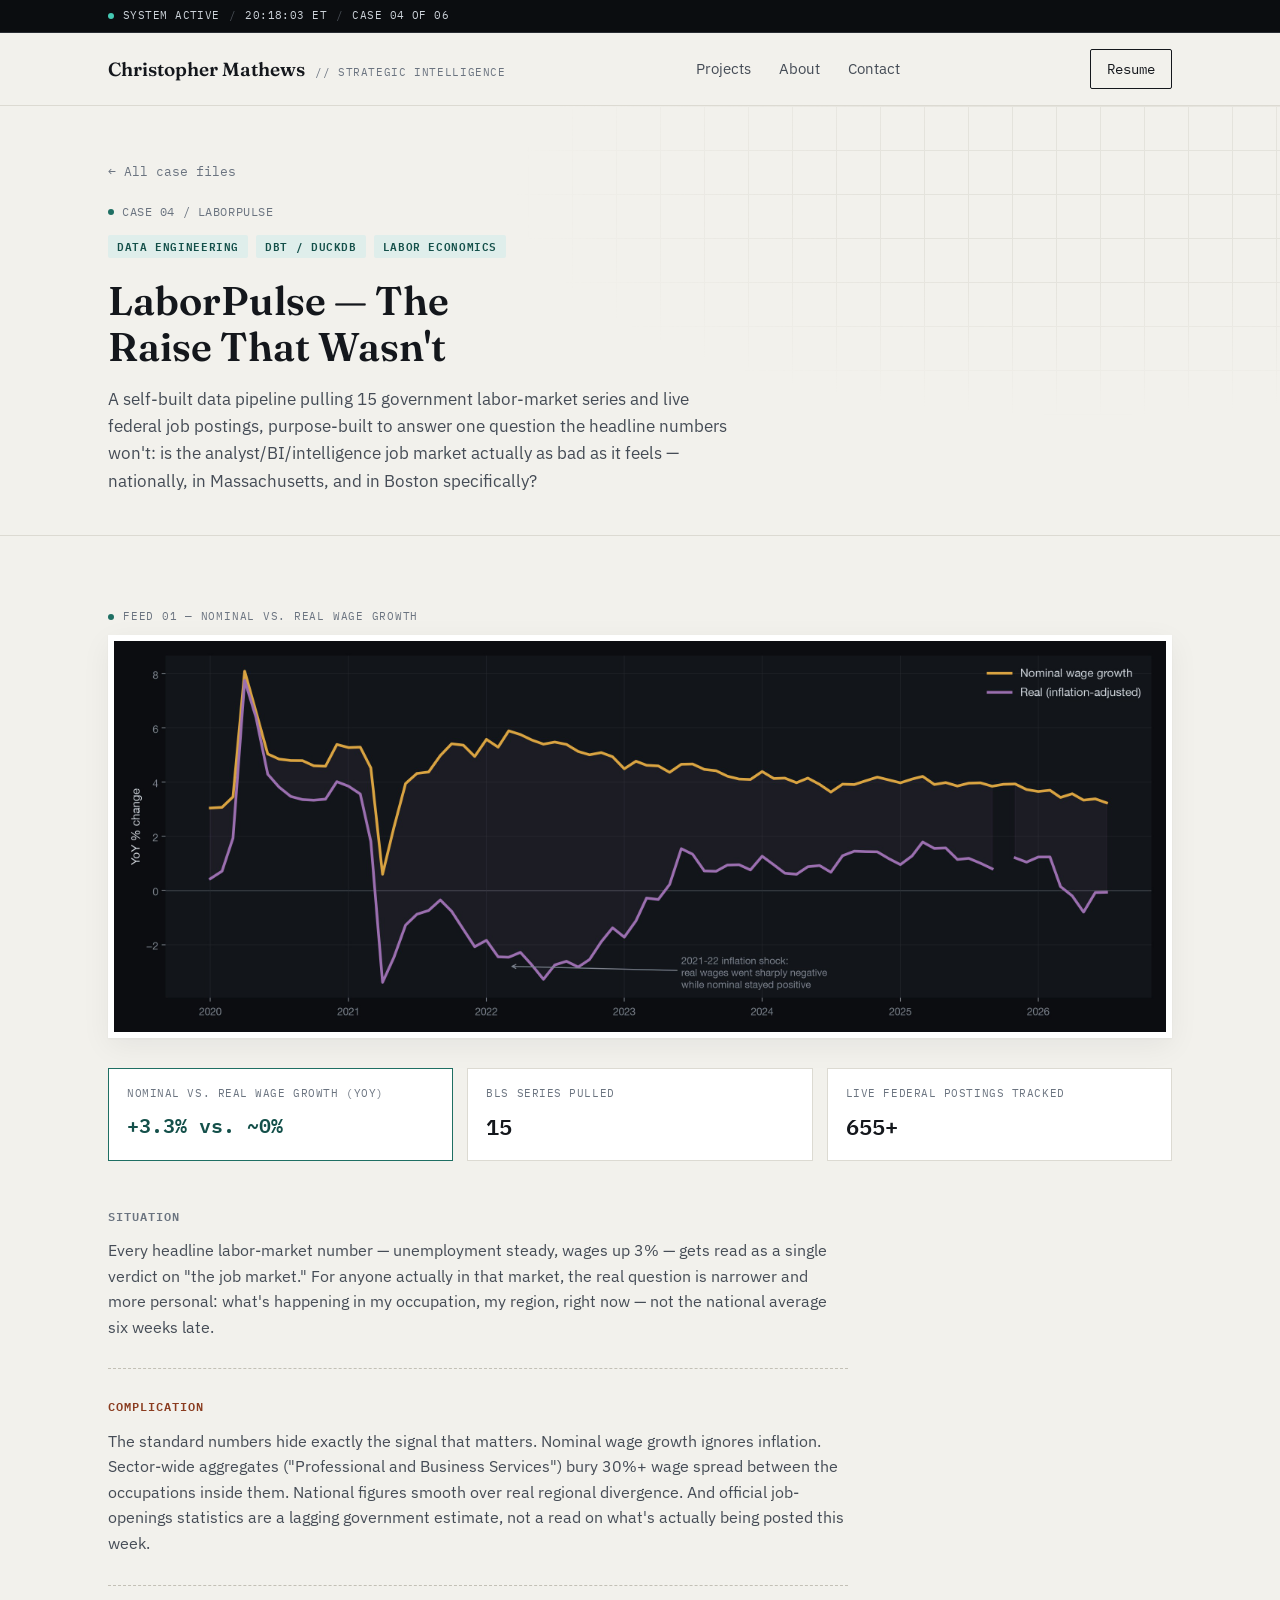
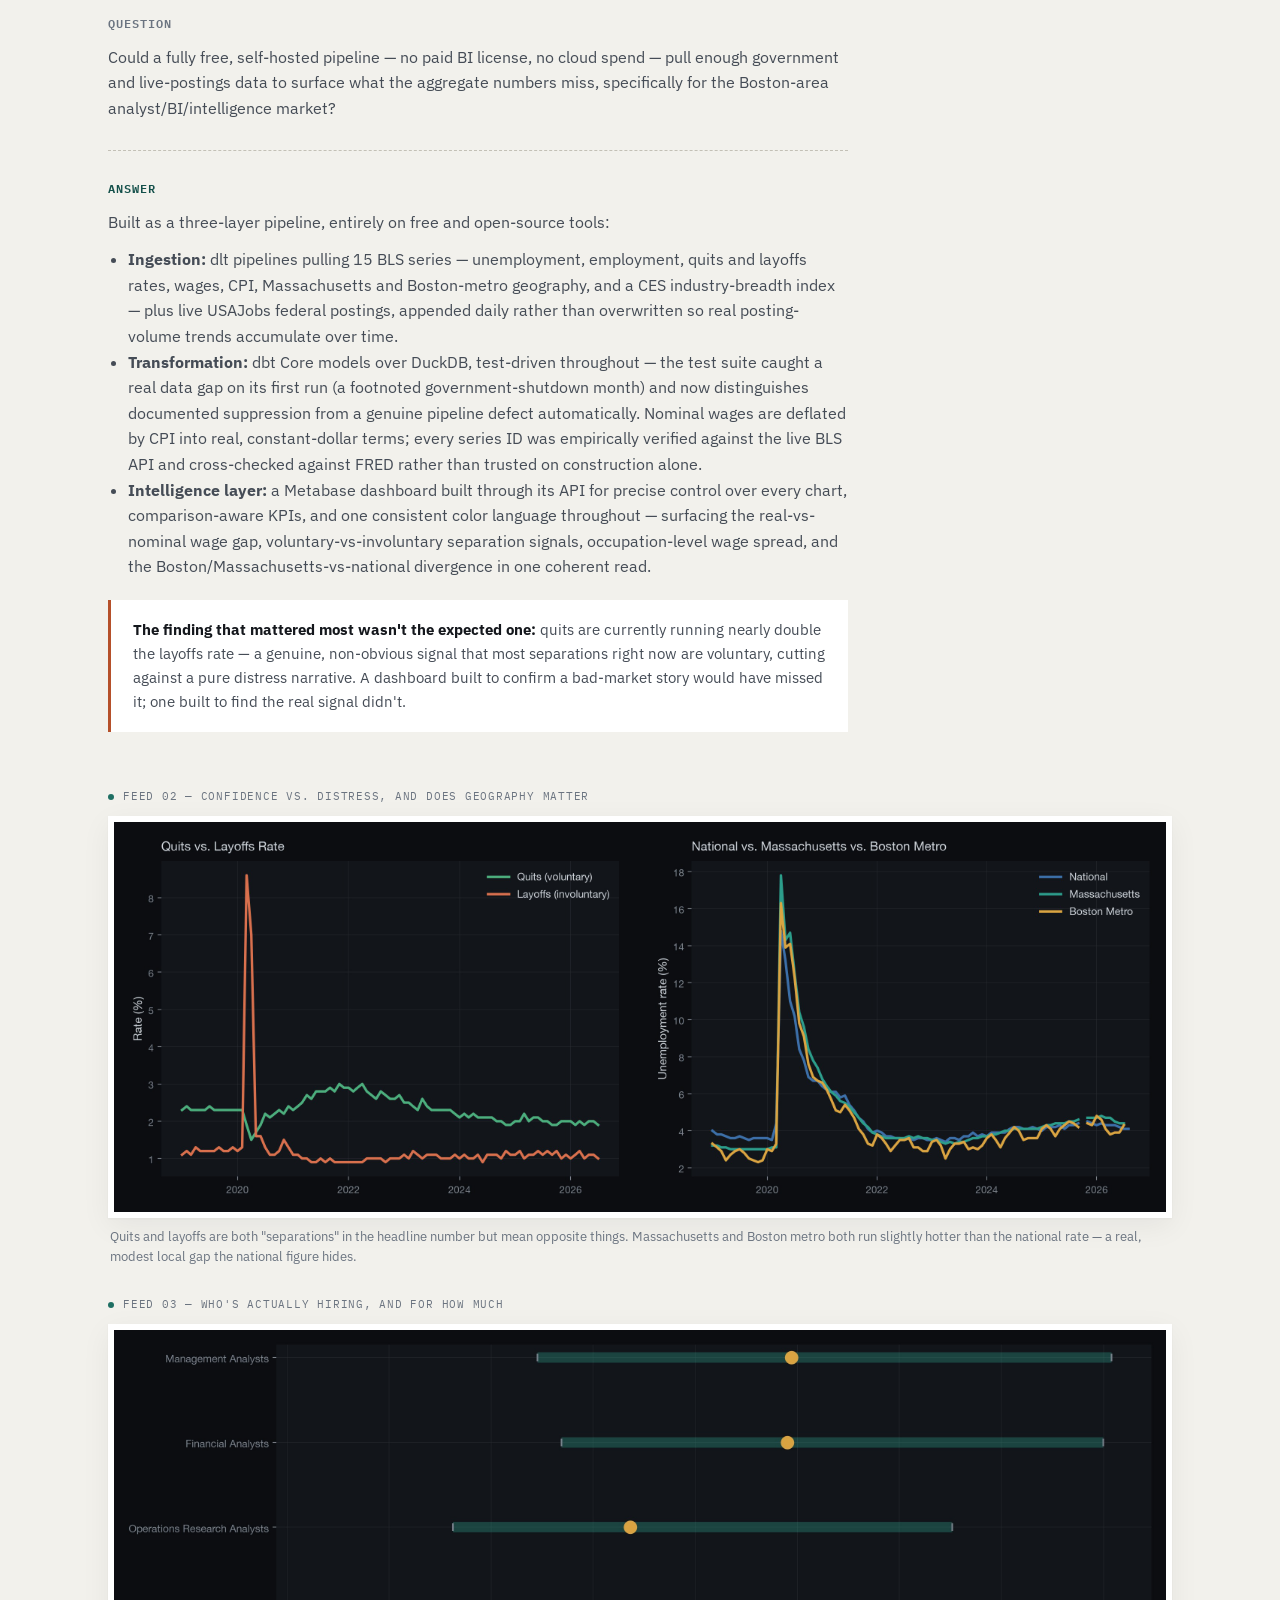
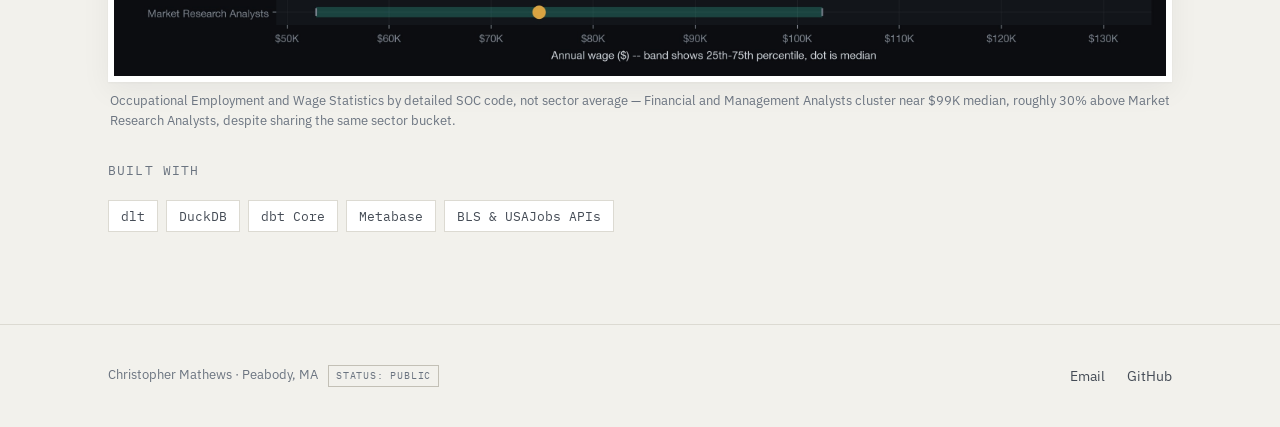
<file: projects/laborpulse.html>
<!DOCTYPE html>
<html lang="en">
<head>
  <meta charset="UTF-8" />
  <meta name="viewport" content="width=device-width, initial-scale=1.0" />
  <title>LaborPulse — Christopher Mathews</title>
  <link rel="preconnect" href="https://fonts.googleapis.com" />
  <link rel="preconnect" href="https://fonts.gstatic.com" crossorigin />
  <link href="https://fonts.googleapis.com/css2?family=Fraunces:opsz,wght@9..144,500;9..144,600;9..144,700&family=IBM+Plex+Sans:wght@400;500;600&family=IBM+Plex+Mono:wght@400;500;600&display=swap" rel="stylesheet" />
  <link rel="stylesheet" href="../css/styles.css" />
</head>
<body>

  <div class="status-bar">
    <div class="status-bar-inner">
      <span class="pulse-dot"></span>
      <span>SYSTEM ACTIVE</span>
      <span class="status-sep">/</span>
      <span id="live-clock">--:--:--</span>
      <span class="status-sep">/</span>
      <span>CASE 04 OF 06</span>
    </div>
  </div>

  <header class="site-nav">
    <div class="nav-inner">
      <a href="../index.html" class="nav-brand">
        <span class="nav-logo">Christopher Mathews</span>
        <span class="nav-tag">// STRATEGIC INTELLIGENCE</span>
      </a>
      <nav class="nav-links">
        <a href="../index.html#projects">Projects</a>
        <a href="../index.html#about">About</a>
        <a href="../index.html#contact">Contact</a>
      </nav>
      <a href="../assets/resume.pdf" class="nav-resume">Resume</a>
    </div>
  </header>

  <section class="project-hero">
    <div class="container">
      <a href="../index.html#projects" class="back-link">← All case files</a>
      <div class="file-line">
        <span class="pulse-dot" style="background:var(--teal);"></span>
        <span>CASE 04 / LABORPULSE</span>
      </div>
      <div class="project-meta">
        <span class="tag tag-teal">Data Engineering</span>
        <span class="tag tag-teal">dbt / DuckDB</span>
        <span class="tag tag-teal">Labor Economics</span>
      </div>
      <h1>LaborPulse — The Raise That Wasn't</h1>
      <p class="lede">A self-built data pipeline pulling 15 government labor-market series and live federal job postings, purpose-built to answer one question the headline numbers won't: is the analyst/BI/intelligence job market actually as bad as it feels — nationally, in Massachusetts, and in Boston specifically?</p>
    </div>
  </section>

  <section>
    <div class="container">
      <div class="feed">
        <div class="feed-label"><span class="pulse-dot"></span> FEED 01 — NOMINAL VS. REAL WAGE GROWTH</div>
        <div class="feed-frame bracket-live">
          <img src="../assets/images/laborpulse-wages.jpg" alt="Line chart comparing nominal average hourly earnings growth against inflation-adjusted real wage growth, showing a sharp divergence starting in 2021" />
        </div>
      </div>

      <div class="stat-row">
        <div class="stat-box highlight"><div class="label">Nominal vs. Real Wage Growth (YoY)</div><div class="value" style="font-size:20px;">+3.3% vs. ~0%</div></div>
        <div class="stat-box"><div class="label">BLS Series Pulled</div><div class="value">15</div></div>
        <div class="stat-box"><div class="label">Live Federal Postings Tracked</div><div class="value">655+</div></div>
      </div>

      <div class="scqa">
        <div class="scqa-block situation">
          <p class="scqa-label">Situation</p>
          <p>Every headline labor-market number — unemployment steady, wages up 3% — gets read as a single verdict on "the job market." For anyone actually in that market, the real question is narrower and more personal: what's happening in my occupation, my region, right now — not the national average six weeks late.</p>
        </div>

        <div class="scqa-block complication">
          <p class="scqa-label">Complication</p>
          <p>The standard numbers hide exactly the signal that matters. Nominal wage growth ignores inflation. Sector-wide aggregates ("Professional and Business Services") bury 30%+ wage spread between the occupations inside them. National figures smooth over real regional divergence. And official job-openings statistics are a lagging government estimate, not a read on what's actually being posted this week.</p>
        </div>

        <div class="scqa-block question">
          <p class="scqa-label">Question</p>
          <p>Could a fully free, self-hosted pipeline — no paid BI license, no cloud spend — pull enough government and live-postings data to surface what the aggregate numbers miss, specifically for the Boston-area analyst/BI/intelligence market?</p>
        </div>

        <div class="scqa-block answer">
          <p class="scqa-label">Answer</p>
          <p>Built as a three-layer pipeline, entirely on free and open-source tools:</p>
          <ul style="color:var(--ink-soft); padding-left:20px; margin:0 0 16px;">
            <li><b>Ingestion:</b> dlt pipelines pulling 15 BLS series — unemployment, employment, quits and layoffs rates, wages, CPI, Massachusetts and Boston-metro geography, and a CES industry-breadth index — plus live USAJobs federal postings, appended daily rather than overwritten so real posting-volume trends accumulate over time.</li>
            <li><b>Transformation:</b> dbt Core models over DuckDB, test-driven throughout — the test suite caught a real data gap on its first run (a footnoted government-shutdown month) and now distinguishes documented suppression from a genuine pipeline defect automatically. Nominal wages are deflated by CPI into real, constant-dollar terms; every series ID was empirically verified against the live BLS API and cross-checked against FRED rather than trusted on construction alone.</li>
            <li><b>Intelligence layer:</b> a Metabase dashboard built through its API for precise control over every chart, comparison-aware KPIs, and one consistent color language throughout — surfacing the real-vs-nominal wage gap, voluntary-vs-involuntary separation signals, occupation-level wage spread, and the Boston/Massachusetts-vs-national divergence in one coherent read.</li>
          </ul>
          <div class="callout">
            <b>The finding that mattered most wasn't the expected one:</b> quits are currently running nearly double the layoffs rate — a genuine, non-obvious signal that most separations right now are voluntary, cutting against a pure distress narrative. A dashboard built to confirm a bad-market story would have missed it; one built to find the real signal didn't.
          </div>
        </div>
      </div>

      <div class="feed" style="margin-top:8px;">
        <div class="feed-label"><span class="pulse-dot"></span> FEED 02 — CONFIDENCE VS. DISTRESS, AND DOES GEOGRAPHY MATTER</div>
        <div class="feed-frame bracket-live">
          <img src="../assets/images/laborpulse-signals.jpg" alt="Two line charts: quits rate versus layoffs rate over time, and national versus Massachusetts versus Boston metro unemployment rate over time" />
        </div>
        <p class="feed-caption">Quits and layoffs are both "separations" in the headline number but mean opposite things. Massachusetts and Boston metro both run slightly hotter than the national rate — a real, modest local gap the national figure hides.</p>
      </div>

      <div class="feed">
        <div class="feed-label"><span class="pulse-dot"></span> FEED 03 — WHO'S ACTUALLY HIRING, AND FOR HOW MUCH</div>
        <div class="feed-frame bracket-live">
          <img src="../assets/images/laborpulse-occupations.jpg" alt="Range plot showing the 25th-75th percentile wage spread and median for Management Analysts, Financial Analysts, Operations Research Analysts, and Market Research Analysts" />
        </div>
        <p class="feed-caption">Occupational Employment and Wage Statistics by detailed SOC code, not sector average — Financial and Management Analysts cluster near $99K median, roughly 30% above Market Research Analysts, despite sharing the same sector bucket.</p>
      </div>

      <p class="eyebrow" style="margin-top:12px;">Built with</p>
      <div class="tech-list">
        <span class="skill-chip">dlt</span>
        <span class="skill-chip">DuckDB</span>
        <span class="skill-chip">dbt Core</span>
        <span class="skill-chip">Metabase</span>
        <span class="skill-chip">BLS &amp; USAJobs APIs</span>
      </div>
    </div>
  </section>

  <footer class="site-footer">
    <div class="container footer-inner">
      <div class="footer-note">
        <span>Christopher Mathews · Peabody, MA</span>
        <span class="classification">STATUS: PUBLIC</span>
      </div>
      <nav class="footer-links">
        <a href="mailto:cmathews928@gmail.com">Email</a>
        <a href="https://github.com/cmat928" target="_blank" rel="noopener">GitHub</a>
      </nav>
    </div>
  </footer>

  <script src="../js/main.js"></script>
</body>
</html>
</file>
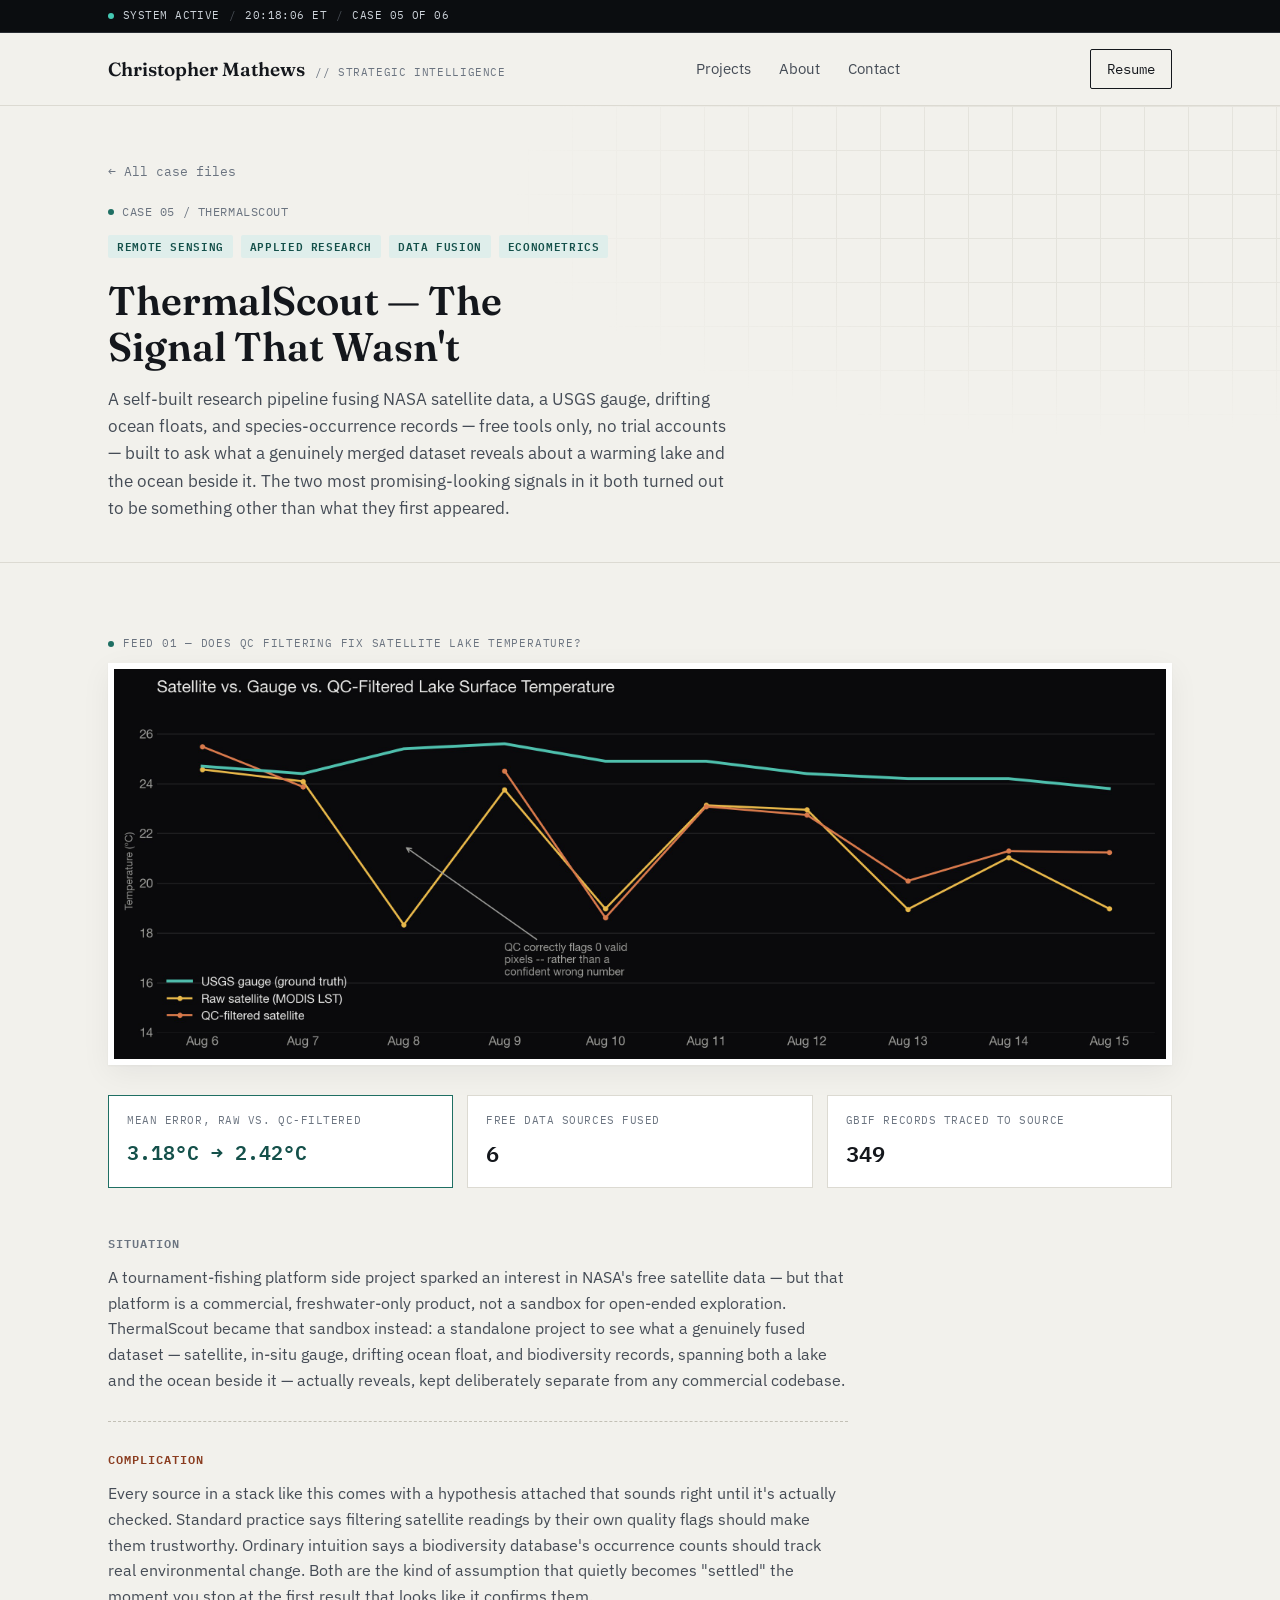
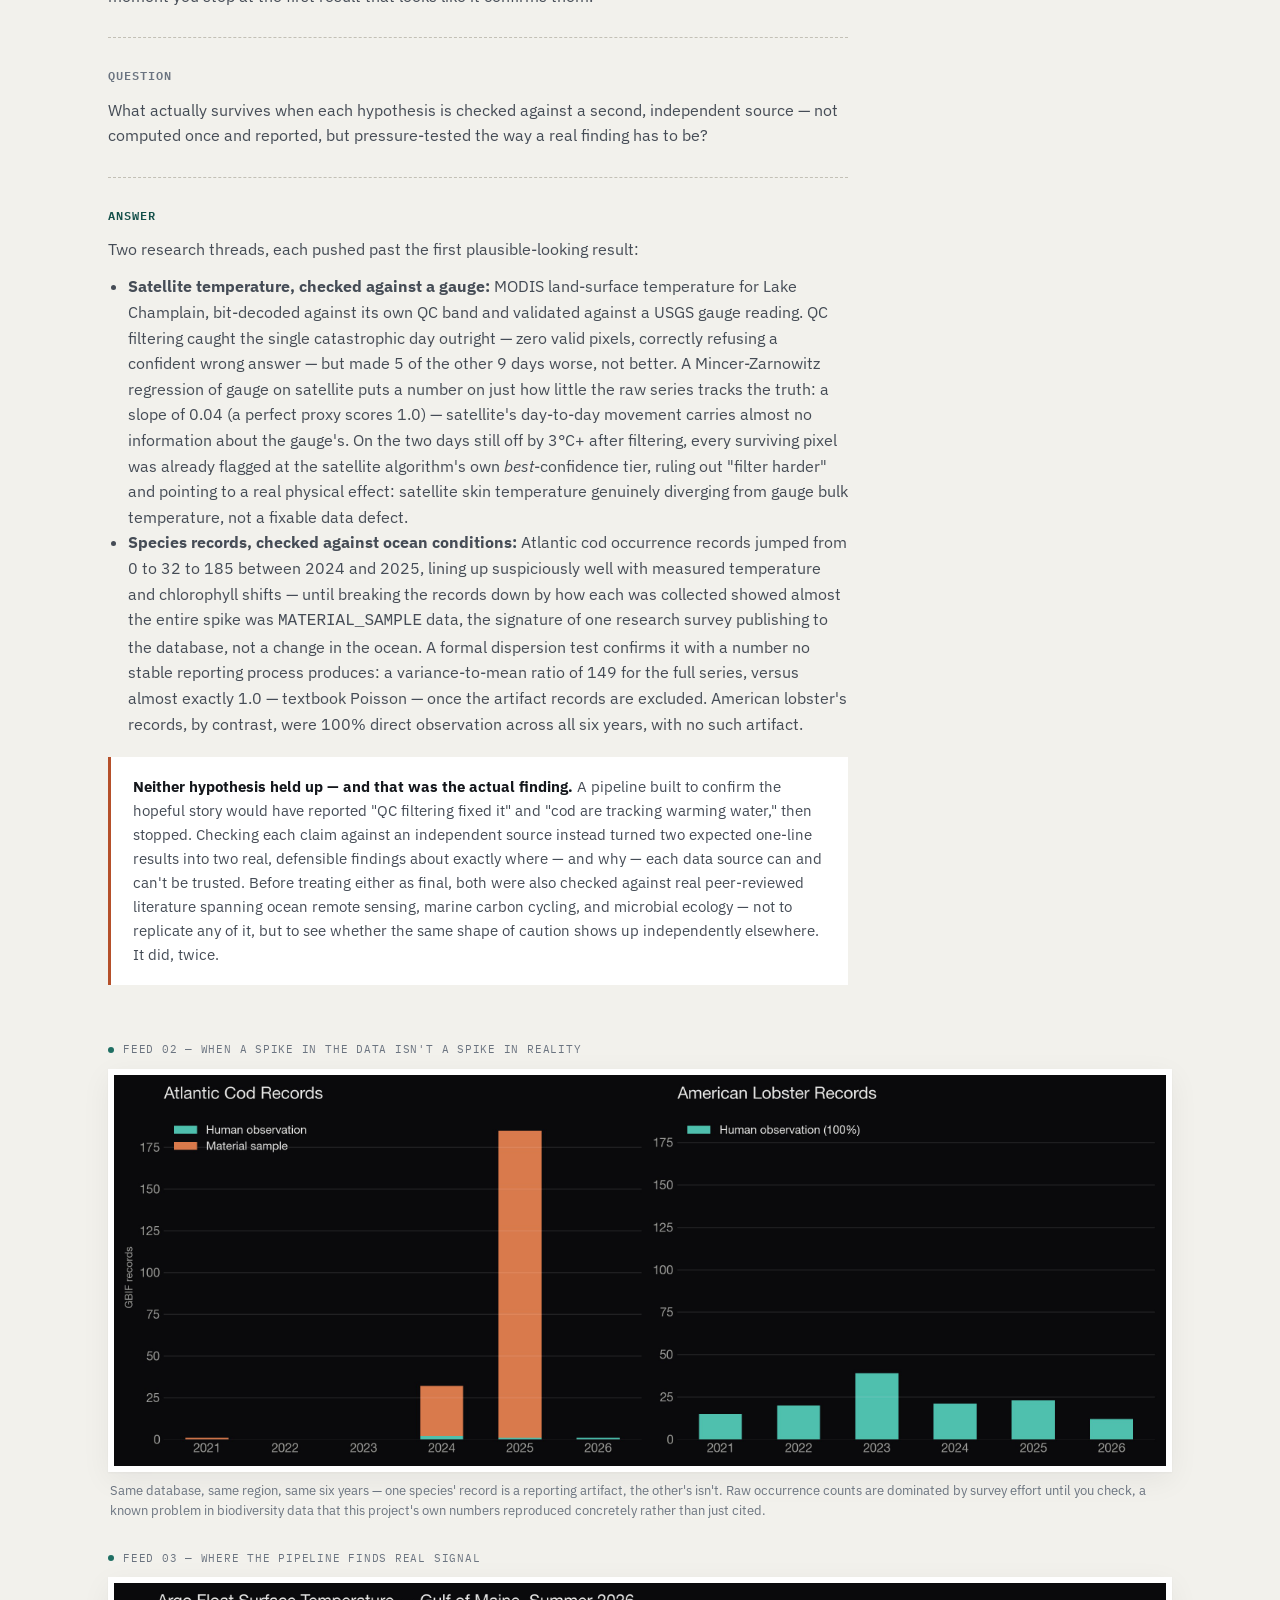
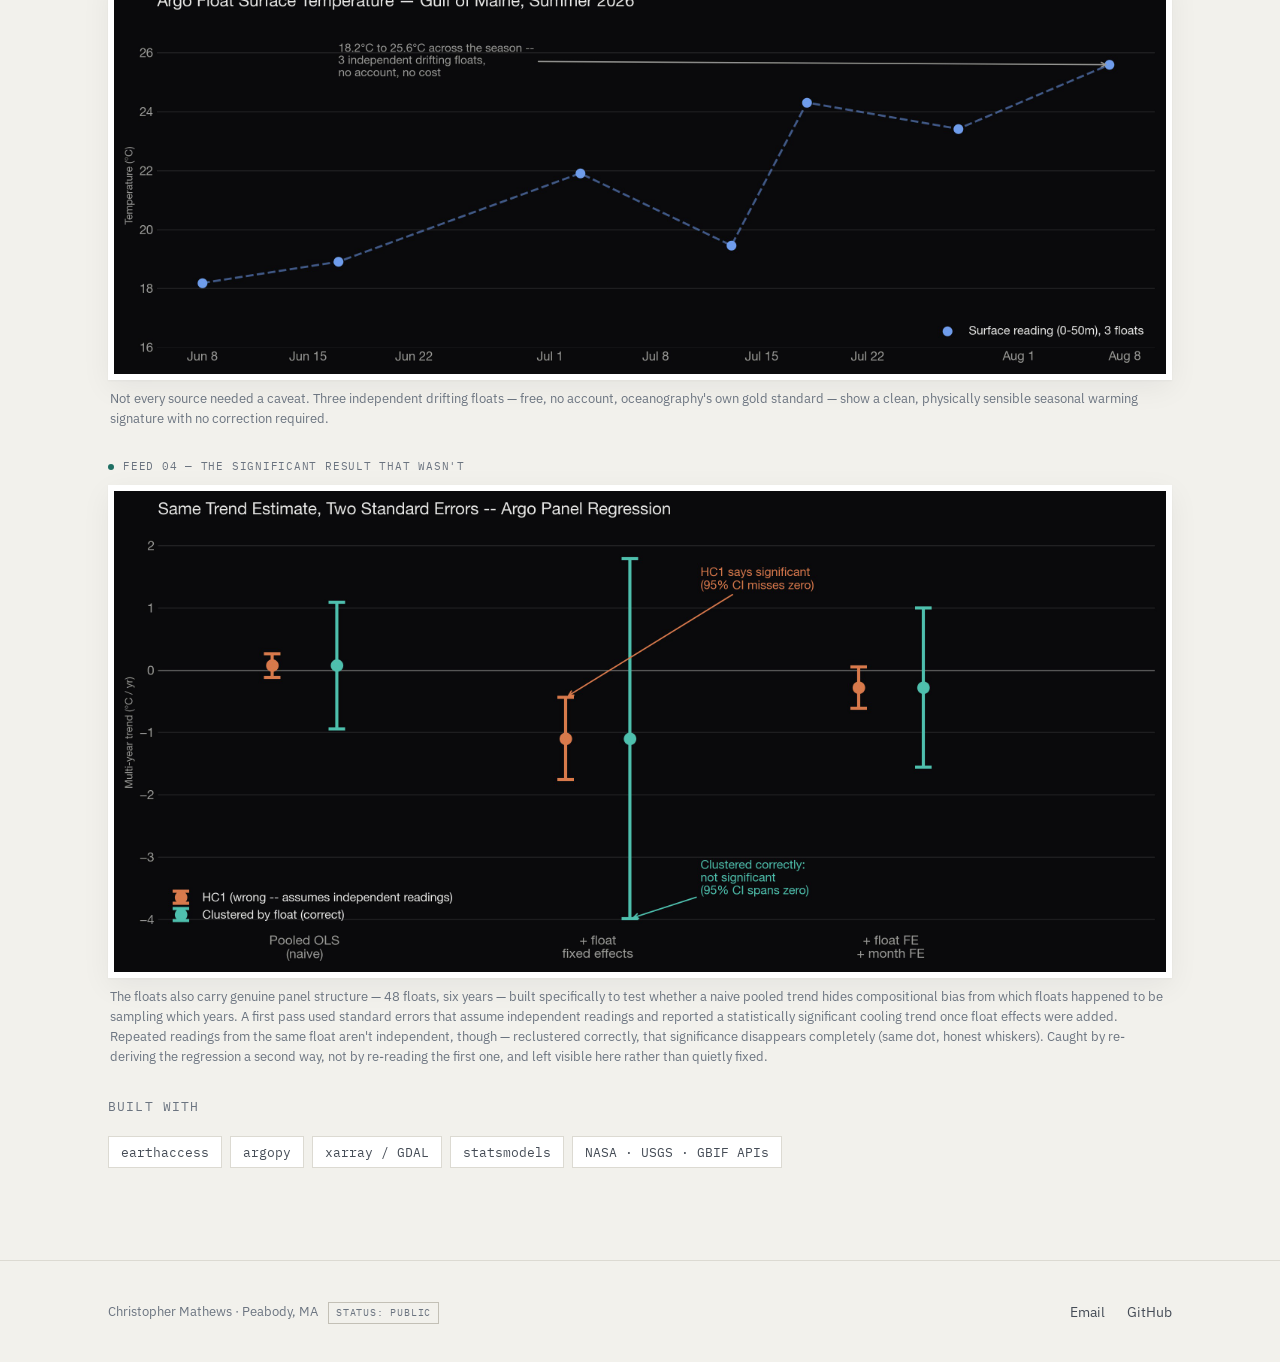
<file: projects/thermalscout.html>
<!DOCTYPE html>
<html lang="en">
<head>
  <meta charset="UTF-8" />
  <meta name="viewport" content="width=device-width, initial-scale=1.0" />
  <title>ThermalScout — Christopher Mathews</title>
  <link rel="preconnect" href="https://fonts.googleapis.com" />
  <link rel="preconnect" href="https://fonts.gstatic.com" crossorigin />
  <link href="https://fonts.googleapis.com/css2?family=Fraunces:opsz,wght@9..144,500;9..144,600;9..144,700&family=IBM+Plex+Sans:wght@400;500;600&family=IBM+Plex+Mono:wght@400;500;600&display=swap" rel="stylesheet" />
  <link rel="stylesheet" href="../css/styles.css" />
</head>
<body>

  <div class="status-bar">
    <div class="status-bar-inner">
      <span class="pulse-dot"></span>
      <span>SYSTEM ACTIVE</span>
      <span class="status-sep">/</span>
      <span id="live-clock">--:--:--</span>
      <span class="status-sep">/</span>
      <span>CASE 05 OF 06</span>
    </div>
  </div>

  <header class="site-nav">
    <div class="nav-inner">
      <a href="../index.html" class="nav-brand">
        <span class="nav-logo">Christopher Mathews</span>
        <span class="nav-tag">// STRATEGIC INTELLIGENCE</span>
      </a>
      <nav class="nav-links">
        <a href="../index.html#projects">Projects</a>
        <a href="../index.html#about">About</a>
        <a href="../index.html#contact">Contact</a>
      </nav>
      <a href="../assets/resume.pdf" class="nav-resume">Resume</a>
    </div>
  </header>

  <section class="project-hero">
    <div class="container">
      <a href="../index.html#projects" class="back-link">← All case files</a>
      <div class="file-line">
        <span class="pulse-dot" style="background:var(--teal);"></span>
        <span>CASE 05 / THERMALSCOUT</span>
      </div>
      <div class="project-meta">
        <span class="tag tag-teal">Remote Sensing</span>
        <span class="tag tag-teal">Applied Research</span>
        <span class="tag tag-teal">Data Fusion</span>
        <span class="tag tag-teal">Econometrics</span>
      </div>
      <h1>ThermalScout — The Signal That Wasn't</h1>
      <p class="lede">A self-built research pipeline fusing NASA satellite data, a USGS gauge, drifting ocean floats, and species-occurrence records — free tools only, no trial accounts — built to ask what a genuinely merged dataset reveals about a warming lake and the ocean beside it. The two most promising-looking signals in it both turned out to be something other than what they first appeared.</p>
    </div>
  </section>

  <section>
    <div class="container">
      <div class="feed">
        <div class="feed-label"><span class="pulse-dot"></span> FEED 01 — DOES QC FILTERING FIX SATELLITE LAKE TEMPERATURE?</div>
        <div class="feed-frame bracket-live">
          <img src="../assets/images/thermalscout-qc.jpg" alt="Line chart comparing raw satellite lake surface temperature, QC-filtered satellite temperature, and a USGS gauge reading over ten days in August 2026, showing the satellite going badly wrong on specific days" />
        </div>
      </div>

      <div class="stat-row">
        <div class="stat-box highlight"><div class="label">Mean Error, Raw vs. QC-Filtered</div><div class="value" style="font-size:20px;">3.18°C → 2.42°C</div></div>
        <div class="stat-box"><div class="label">Free Data Sources Fused</div><div class="value">6</div></div>
        <div class="stat-box"><div class="label">GBIF Records Traced to Source</div><div class="value">349</div></div>
      </div>

      <div class="scqa">
        <div class="scqa-block situation">
          <p class="scqa-label">Situation</p>
          <p>A tournament-fishing platform side project sparked an interest in NASA's free satellite data — but that platform is a commercial, freshwater-only product, not a sandbox for open-ended exploration. ThermalScout became that sandbox instead: a standalone project to see what a genuinely fused dataset — satellite, in-situ gauge, drifting ocean float, and biodiversity records, spanning both a lake and the ocean beside it — actually reveals, kept deliberately separate from any commercial codebase.</p>
        </div>

        <div class="scqa-block complication">
          <p class="scqa-label">Complication</p>
          <p>Every source in a stack like this comes with a hypothesis attached that sounds right until it's actually checked. Standard practice says filtering satellite readings by their own quality flags should make them trustworthy. Ordinary intuition says a biodiversity database's occurrence counts should track real environmental change. Both are the kind of assumption that quietly becomes "settled" the moment you stop at the first result that looks like it confirms them.</p>
        </div>

        <div class="scqa-block question">
          <p class="scqa-label">Question</p>
          <p>What actually survives when each hypothesis is checked against a second, independent source — not computed once and reported, but pressure-tested the way a real finding has to be?</p>
        </div>

        <div class="scqa-block answer">
          <p class="scqa-label">Answer</p>
          <p>Two research threads, each pushed past the first plausible-looking result:</p>
          <ul style="color:var(--ink-soft); padding-left:20px; margin:0 0 16px;">
            <li><b>Satellite temperature, checked against a gauge:</b> MODIS land-surface temperature for Lake Champlain, bit-decoded against its own QC band and validated against a USGS gauge reading. QC filtering caught the single catastrophic day outright — zero valid pixels, correctly refusing a confident wrong answer — but made 5 of the other 9 days worse, not better. A Mincer-Zarnowitz regression of gauge on satellite puts a number on just how little the raw series tracks the truth: a slope of 0.04 (a perfect proxy scores 1.0) — satellite's day-to-day movement carries almost no information about the gauge's. On the two days still off by 3°C+ after filtering, every surviving pixel was already flagged at the satellite algorithm's own <i>best</i>-confidence tier, ruling out "filter harder" and pointing to a real physical effect: satellite skin temperature genuinely diverging from gauge bulk temperature, not a fixable data defect.</li>
            <li><b>Species records, checked against ocean conditions:</b> Atlantic cod occurrence records jumped from 0 to 32 to 185 between 2024 and 2025, lining up suspiciously well with measured temperature and chlorophyll shifts — until breaking the records down by how each was collected showed almost the entire spike was <code>MATERIAL_SAMPLE</code> data, the signature of one research survey publishing to the database, not a change in the ocean. A formal dispersion test confirms it with a number no stable reporting process produces: a variance-to-mean ratio of 149 for the full series, versus almost exactly 1.0 — textbook Poisson — once the artifact records are excluded. American lobster's records, by contrast, were 100% direct observation across all six years, with no such artifact.</li>
          </ul>
          <div class="callout">
            <b>Neither hypothesis held up — and that was the actual finding.</b> A pipeline built to confirm the hopeful story would have reported "QC filtering fixed it" and "cod are tracking warming water," then stopped. Checking each claim against an independent source instead turned two expected one-line results into two real, defensible findings about exactly where — and why — each data source can and can't be trusted. Before treating either as final, both were also checked against real peer-reviewed literature spanning ocean remote sensing, marine carbon cycling, and microbial ecology — not to replicate any of it, but to see whether the same shape of caution shows up independently elsewhere. It did, twice.
          </div>
        </div>
      </div>

      <div class="feed" style="margin-top:8px;">
        <div class="feed-label"><span class="pulse-dot"></span> FEED 02 — WHEN A SPIKE IN THE DATA ISN'T A SPIKE IN REALITY</div>
        <div class="feed-frame bracket-live">
          <img src="../assets/images/thermalscout-gbif.jpg" alt="Two stacked bar charts comparing Atlantic cod and American lobster GBIF occurrence records by year, colored by basis of record, showing cod's 2024-2025 spike is almost entirely material-sample data while lobster stays consistently human-observation" />
        </div>
        <p class="feed-caption">Same database, same region, same six years — one species' record is a reporting artifact, the other's isn't. Raw occurrence counts are dominated by survey effort until you check, a known problem in biodiversity data that this project's own numbers reproduced concretely rather than just cited.</p>
      </div>

      <div class="feed">
        <div class="feed-label"><span class="pulse-dot"></span> FEED 03 — WHERE THE PIPELINE FINDS REAL SIGNAL</div>
        <div class="feed-frame bracket-live">
          <img src="../assets/images/thermalscout-argo.jpg" alt="Scatter plot of Argo float surface temperature readings in the Gulf of Maine from June to August 2026, showing a noisy but clear warming trend from 18.2 to 25.6 degrees Celsius" />
        </div>
        <p class="feed-caption">Not every source needed a caveat. Three independent drifting floats — free, no account, oceanography's own gold standard — show a clean, physically sensible seasonal warming signature with no correction required.</p>
      </div>

      <div class="feed">
        <div class="feed-label"><span class="pulse-dot"></span> FEED 04 — THE SIGNIFICANT RESULT THAT WASN'T</div>
        <div class="feed-frame bracket-live">
          <img src="../assets/images/thermalscout-se.jpg" alt="Forest plot comparing the same Argo panel trend estimates under two standard error methods: narrow HC1 error bars that appear statistically significant, versus wider float-clustered error bars that clearly span zero and are not significant" />
        </div>
        <p class="feed-caption">The floats also carry genuine panel structure — 48 floats, six years — built specifically to test whether a naive pooled trend hides compositional bias from which floats happened to be sampling which years. A first pass used standard errors that assume independent readings and reported a statistically significant cooling trend once float effects were added. Repeated readings from the same float aren't independent, though — reclustered correctly, that significance disappears completely (same dot, honest whiskers). Caught by re-deriving the regression a second way, not by re-reading the first one, and left visible here rather than quietly fixed.</p>
      </div>

      <p class="eyebrow" style="margin-top:12px;">Built with</p>
      <div class="tech-list">
        <span class="skill-chip">earthaccess</span>
        <span class="skill-chip">argopy</span>
        <span class="skill-chip">xarray / GDAL</span>
        <span class="skill-chip">statsmodels</span>
        <span class="skill-chip">NASA · USGS · GBIF APIs</span>
      </div>
    </div>
  </section>

  <footer class="site-footer">
    <div class="container footer-inner">
      <div class="footer-note">
        <span>Christopher Mathews · Peabody, MA</span>
        <span class="classification">STATUS: PUBLIC</span>
      </div>
      <nav class="footer-links">
        <a href="mailto:cmathews928@gmail.com">Email</a>
        <a href="https://github.com/cmat928" target="_blank" rel="noopener">GitHub</a>
      </nav>
    </div>
  </footer>

  <script src="../js/main.js"></script>
</body>
</html>
</file>
<file: css/styles.css>
/* ============================================================
   Design tokens
   ============================================================ */
:root {
  --ink: #14171c;
  --ink-soft: #454c56;
  --ink-faint: #6b7480;
  --paper: #f2f1ec;
  --paper-raised: #ffffff;
  --rule: #dcdad2;
  --rule-strong: #c3c0b6;
  --rust: #b5502a;
  --rust-ink: #8a3c1f;
  --rust-tint: #f3e2d8;
  --teal: #1f6f63;
  --teal-ink: #14504a;
  --teal-tint: #dfeeeb;

  /* fixed (non theme-flipping) — the "terminal" system bar and live-signal color */
  --term-bg: #0b0d10;
  --term-text: #cdd3da;
  --term-rule: #2a2e34;
  --signal: #45c9b3;

  --font-display: 'Fraunces', Georgia, serif;
  --font-body: 'IBM Plex Sans', -apple-system, BlinkMacSystemFont, 'Segoe UI', sans-serif;
  --font-mono: 'IBM Plex Mono', 'SF Mono', Menlo, monospace;

  --shadow: 0 1px 2px rgba(20,23,28,0.04), 0 8px 28px rgba(20,23,28,0.06);
  --max: 1120px;
}

@media (prefers-color-scheme: dark) {
  :root {
    --ink: #eceae4;
    --ink-soft: #b7b3a9;
    --ink-faint: #8a8678;
    --paper: #1b1d21;
    --paper-raised: #24262b;
    --rule: #35373c;
    --rule-strong: #46484d;
    --rust: #d97a4d;
    --rust-ink: #eda27c;
    --rust-tint: rgba(217,122,77,0.14);
    --teal: #4fbfae;
    --teal-ink: #8eddd1;
    --teal-tint: rgba(79,191,174,0.14);
    --shadow: 0 1px 2px rgba(0,0,0,0.3), 0 8px 28px rgba(0,0,0,0.35);
  }
}

* { box-sizing: border-box; }
html { scroll-behavior: smooth; }
body {
  margin: 0;
  background: var(--paper);
  color: var(--ink);
  font-family: var(--font-body);
  font-size: 16px;
  line-height: 1.6;
}
a { color: inherit; }
img { max-width: 100%; display: block; }
.container { max-width: var(--max); margin: 0 auto; padding: 0 28px; }

h1, h2, h3 { font-family: var(--font-display); font-weight: 600; line-height: 1.15; text-wrap: balance; margin: 0; }
.eyebrow {
  font-family: var(--font-mono);
  font-size: 12.5px;
  letter-spacing: 0.09em;
  text-transform: uppercase;
  color: var(--ink-faint);
  margin: 0 0 12px;
}

/* ============================================================
   Corner-bracket framing — the signature motif
   ============================================================ */
.bracket { position: relative; --bk: var(--rule-strong); }
.bracket::after {
  content: "";
  position: absolute;
  inset: -1px;
  pointer-events: none;
  background-image:
    linear-gradient(var(--bk), var(--bk)), linear-gradient(var(--bk), var(--bk)),
    linear-gradient(var(--bk), var(--bk)), linear-gradient(var(--bk), var(--bk)),
    linear-gradient(var(--bk), var(--bk)), linear-gradient(var(--bk), var(--bk)),
    linear-gradient(var(--bk), var(--bk)), linear-gradient(var(--bk), var(--bk));
  background-repeat: no-repeat;
  background-size: 16px 2px, 2px 16px, 16px 2px, 2px 16px, 16px 2px, 2px 16px, 16px 2px, 2px 16px;
  background-position: top left, top left, top right, top right, bottom left, bottom left, bottom right, bottom right;
  transition: --bk .2s;
}
.bracket-live { --bk: var(--teal); transition: opacity .2s; }
a.bracket-live:hover { --bk: var(--rust); }

/* ============================================================
   System status bar
   ============================================================ */
.status-bar {
  background: var(--term-bg);
  color: var(--term-text);
  border-bottom: 1px solid var(--term-rule);
}
.status-bar-inner {
  max-width: var(--max);
  margin: 0 auto;
  padding: 7px 28px;
  display: flex;
  align-items: center;
  gap: 9px;
  flex-wrap: wrap;
  font-family: var(--font-mono);
  font-size: 11px;
  letter-spacing: 0.04em;
}
.status-sep { color: #4a4f57; }
.pulse-dot {
  width: 6px; height: 6px; border-radius: 50%;
  background: var(--signal);
  flex: none;
  animation: pulse-ring 2.2s ease-out infinite;
}
@keyframes pulse-ring {
  0%   { box-shadow: 0 0 0 0 rgba(69,201,179,0.55); }
  70%  { box-shadow: 0 0 0 7px rgba(69,201,179,0); }
  100% { box-shadow: 0 0 0 0 rgba(69,201,179,0); }
}
@media (prefers-reduced-motion: reduce) {
  .pulse-dot { animation: none; box-shadow: 0 0 0 3px rgba(69,201,179,0.3); }
}

/* ============================================================
   Nav
   ============================================================ */
.site-nav {
  border-bottom: 1px solid var(--rule);
  position: sticky;
  top: 0;
  background: var(--paper);
  z-index: 100;
}
.nav-inner {
  max-width: var(--max);
  margin: 0 auto;
  padding: 16px 28px;
  display: flex;
  align-items: center;
  justify-content: space-between;
}
.nav-brand { display: flex; align-items: baseline; gap: 10px; text-decoration: none; }
.nav-logo {
  font-family: var(--font-display);
  font-size: 19px;
  font-weight: 600;
  color: var(--ink);
}
.nav-tag {
  font-family: var(--font-mono);
  font-size: 10.5px;
  letter-spacing: 0.06em;
  color: var(--ink-faint);
  display: none;
}
@media (min-width: 560px) { .nav-tag { display: inline; } }
.nav-links { display: flex; gap: 28px; }
.nav-links a {
  text-decoration: none;
  font-size: 14.5px;
  color: var(--ink-soft);
}
.nav-links a:hover { color: var(--ink); }
.nav-resume {
  border: 1px solid var(--ink);
  padding: 8px 16px;
  border-radius: 2px;
  font-size: 14px;
  font-family: var(--font-mono);
  text-decoration: none;
  color: var(--ink);
}
.nav-resume:hover { background: var(--ink); color: var(--paper); }

/* ============================================================
   Hero
   ============================================================ */
.hero {
  position: relative;
  padding: 84px 0 60px;
  border-bottom: 1px solid var(--rule);
  overflow: hidden;
}
.hero::before {
  content: "";
  position: absolute;
  inset: 0;
  background-image:
    linear-gradient(var(--rule) 1px, transparent 1px),
    linear-gradient(90deg, var(--rule) 1px, transparent 1px);
  background-size: 44px 44px;
  -webkit-mask-image: radial-gradient(ellipse 70% 65% at 20% 15%, #000 35%, transparent 78%);
          mask-image: radial-gradient(ellipse 70% 65% at 20% 15%, #000 35%, transparent 78%);
  opacity: 0.7;
  pointer-events: none;
}
.hero .container { position: relative; }
.hero-eyebrow-row { display: flex; align-items: center; gap: 9px; margin-bottom: 14px; }
.hero-eyebrow-row .eyebrow { margin: 0; color: var(--rust-ink); }
.hero h1 {
  font-size: clamp(34px, 5vw, 52px);
  max-width: 16ch;
  margin-bottom: 22px;
}
.hero-sub {
  font-size: 18px;
  color: var(--ink-soft);
  max-width: 58ch;
  margin: 0 0 32px;
}
.hero-ctas { display: flex; gap: 14px; flex-wrap: wrap; }
.btn {
  display: inline-flex;
  align-items: center;
  gap: 8px;
  padding: 12px 22px;
  border-radius: 2px;
  font-size: 14.5px;
  font-weight: 600;
  text-decoration: none;
  border: 1px solid transparent;
}
.btn-primary { background: var(--ink); color: var(--paper); }
.btn-primary:hover { opacity: 0.88; }
.btn-outline { border-color: var(--rule-strong); color: var(--ink); }
.btn-outline:hover { border-color: var(--ink); }

/* ============================================================
   Section scaffolding
   ============================================================ */
section { padding: 72px 0; }
.section-header { margin-bottom: 40px; max-width: 62ch; }
.section-header .eyebrow-row { display: flex; align-items: center; gap: 10px; margin-bottom: 12px; }
.section-header .eyebrow { margin: 0; }
.section-header h2 { font-size: 28px; margin-bottom: 12px; }
.section-header p { color: var(--ink-soft); font-size: 16px; margin: 0; }
.rule-tick {
  border: none;
  border-top: 1px dashed var(--rule-strong);
  margin: 0;
}

/* ============================================================
   Project cards (home grid)
   ============================================================ */
.projects-grid {
  display: grid;
  grid-template-columns: repeat(auto-fit, minmax(300px, 1fr));
  gap: 22px;
}
.pcard {
  background: var(--paper-raised);
  padding: 26px;
  box-shadow: var(--shadow);
  display: flex;
  flex-direction: column;
  gap: 14px;
  text-decoration: none;
  color: var(--ink);
  transition: transform .15s;
}
.pcard:hover { transform: translateY(-3px); }
.pcard:hover.bracket { --bk: var(--teal); }
.pcard-top { display: flex; justify-content: space-between; align-items: center; }
.pcard-file { font-family: var(--font-mono); font-size: 11px; color: var(--ink-faint); letter-spacing: 0.05em; }
.pcard-tags { display: flex; gap: 6px; flex-wrap: wrap; }
.tag {
  font-family: var(--font-mono);
  font-size: 10.5px;
  letter-spacing: 0.06em;
  text-transform: uppercase;
  font-weight: 600;
  padding: 3px 9px;
  border-radius: 2px;
}
.tag-teal { background: var(--teal-tint); color: var(--teal-ink); }
.tag-rust { background: var(--rust-tint); color: var(--rust-ink); }
.pcard h3 { font-size: 21px; }
.pcard .stat {
  font-family: var(--font-mono);
  font-size: 14px;
  color: var(--ink-soft);
  border-top: 1px dashed var(--rule-strong);
  padding-top: 12px;
  margin-top: auto;
}
.pcard .stat b { color: var(--ink); font-weight: 600; }
.pcard-arrow { font-family: var(--font-mono); font-size: 13px; color: var(--rust-ink); }

/* ============================================================
   Roadmap strip (in-progress projects)
   ============================================================ */
.roadmap {
  border: 1px dashed var(--rule-strong);
  padding: 22px 26px;
  display: flex;
  align-items: center;
  justify-content: space-between;
  gap: 20px;
  flex-wrap: wrap;
  margin-top: 22px;
}
.roadmap p { margin: 0; color: var(--ink-soft); font-size: 14.5px; }
.roadmap b { color: var(--ink); }
.status-chip {
  font-family: var(--font-mono);
  font-size: 10.5px;
  letter-spacing: 0.06em;
  text-transform: uppercase;
  color: var(--ink-faint);
  border: 1px solid var(--rule-strong);
  padding: 4px 10px;
  white-space: nowrap;
}

/* ============================================================
   About
   ============================================================ */
.about-grid {
  display: grid;
  grid-template-columns: 1.1fr 1fr;
  gap: 48px;
  align-items: start;
}
@media (max-width: 760px) { .about-grid { grid-template-columns: 1fr; } }
.about-grid p { color: var(--ink-soft); margin: 0 0 16px; }
.skills-list { display: flex; flex-wrap: wrap; gap: 8px; margin-top: 8px; }
.skill-chip {
  font-family: var(--font-mono);
  font-size: 12.5px;
  background: var(--paper-raised);
  border: 1px solid var(--rule);
  padding: 5px 12px;
  color: var(--ink-soft);
}

/* ============================================================
   Footer / contact
   ============================================================ */
.site-footer {
  border-top: 1px solid var(--rule);
  padding: 40px 0;
}
.footer-inner {
  display: flex;
  justify-content: space-between;
  align-items: center;
  flex-wrap: wrap;
  gap: 16px;
}
.footer-links { display: flex; align-items: center; gap: 22px; }
.footer-links a { text-decoration: none; color: var(--ink-soft); font-size: 14px; }
.footer-links a:hover { color: var(--ink); }
.footer-note { font-size: 13px; color: var(--ink-faint); display: flex; align-items: center; gap: 10px; }
.classification {
  font-family: var(--font-mono);
  font-size: 10px;
  letter-spacing: 0.08em;
  color: var(--ink-faint);
  border: 1px solid var(--rule-strong);
  padding: 2px 7px;
}

/* ============================================================
   Project detail pages
   ============================================================ */
.project-hero { position: relative; padding: 52px 0 40px; border-bottom: 1px solid var(--rule); overflow: hidden; }
.project-hero::before {
  content: "";
  position: absolute;
  inset: 0;
  background-image:
    linear-gradient(var(--rule) 1px, transparent 1px),
    linear-gradient(90deg, var(--rule) 1px, transparent 1px);
  background-size: 44px 44px;
  -webkit-mask-image: radial-gradient(ellipse 60% 70% at 85% 20%, #000 30%, transparent 75%);
          mask-image: radial-gradient(ellipse 60% 70% at 85% 20%, #000 30%, transparent 75%);
  opacity: 0.6;
  pointer-events: none;
}
.project-hero .container { position: relative; }
.back-link {
  font-family: var(--font-mono);
  font-size: 13px;
  text-decoration: none;
  color: var(--ink-faint);
  display: inline-block;
  margin-bottom: 20px;
}
.back-link:hover { color: var(--ink); }
.file-line {
  font-family: var(--font-mono);
  font-size: 11.5px;
  letter-spacing: 0.05em;
  color: var(--ink-faint);
  margin-bottom: 14px;
  display: flex;
  align-items: center;
  gap: 8px;
}
.project-hero h1 { font-size: clamp(28px, 4vw, 40px); max-width: 22ch; margin-bottom: 16px; }
.project-meta { display: flex; gap: 8px; flex-wrap: wrap; margin-bottom: 20px; }
.project-hero .lede { font-size: 17px; color: var(--ink-soft); max-width: 62ch; margin: 0; }

.scqa { display: grid; gap: 0; max-width: 74ch; }
.scqa-block {
  padding: 28px 0;
  border-bottom: 1px dashed var(--rule-strong);
}
.scqa-block:last-child { border-bottom: none; }
.scqa-label {
  font-family: var(--font-mono);
  font-size: 12px;
  letter-spacing: 0.08em;
  text-transform: uppercase;
  font-weight: 600;
  margin-bottom: 10px;
}
.scqa-block.situation .scqa-label { color: var(--ink-faint); }
.scqa-block.complication .scqa-label { color: var(--rust-ink); }
.scqa-block.question .scqa-label { color: var(--ink-faint); }
.scqa-block.answer .scqa-label { color: var(--teal-ink); }
.scqa-block p { margin: 0 0 12px; color: var(--ink-soft); }
.scqa-block p:last-child { margin-bottom: 0; }

.stat-row {
  display: grid;
  grid-template-columns: repeat(auto-fit, minmax(160px, 1fr));
  gap: 14px;
  margin: 18px 0;
}
.stat-box {
  background: var(--paper-raised);
  border: 1px solid var(--rule);
  padding: 16px 18px;
}
.stat-box .label { font-family: var(--font-mono); font-size: 11px; text-transform: uppercase; letter-spacing: 0.05em; color: var(--ink-faint); margin-bottom: 6px; }
.stat-box .value { font-family: var(--font-mono); font-size: 22px; font-weight: 600; color: var(--ink); font-variant-numeric: tabular-nums; }
.stat-box.highlight { border-color: var(--teal); }
.stat-box.highlight .value { color: var(--teal-ink); }
.stat-box.warn { border-color: var(--rust); }
.stat-box.warn .value { color: var(--rust-ink); }

.callout {
  background: var(--paper-raised);
  border-left: 3px solid var(--rust);
  padding: 18px 22px;
  margin: 20px 0;
  color: var(--ink-soft);
  font-size: 15px;
}
.callout b { color: var(--ink); }

.tech-list { display: flex; flex-wrap: wrap; gap: 8px; margin: 20px 0; }

/* Per-company KPI comparison grid -- one compact card per company for
   intuitive side-by-side scanning, built from the same tokens as
   .stat-box/.pcard rather than a new visual language. */
.kpi-grid {
  display: grid;
  grid-template-columns: repeat(auto-fit, minmax(190px, 1fr));
  gap: 12px;
  margin: 18px 0;
}
.kpi-card {
  background: var(--paper-raised);
  border: 1px solid var(--rule);
  padding: 14px 16px;
  cursor: pointer;
  transition: transform .15s, border-color .15s;
}
.kpi-card:hover { transform: translateY(-2px); border-color: var(--teal); }
.kpi-card-top { display: flex; align-items: baseline; gap: 8px; margin-bottom: 10px; padding-bottom: 10px; border-bottom: 1px dashed var(--rule-strong); }
.kpi-ticker { font-family: var(--font-mono); font-weight: 600; font-size: 14px; color: var(--ink); }
.kpi-name { font-size: 12.5px; color: var(--ink-faint); }
.kpi-metrics { display: flex; flex-direction: column; gap: 7px; }
.kpi-metric { display: flex; justify-content: space-between; align-items: baseline; gap: 8px; }
.kpi-metric-label { font-family: var(--font-mono); font-size: 10.5px; text-transform: uppercase; letter-spacing: 0.04em; color: var(--ink-faint); }
.kpi-metric-value { font-family: var(--font-mono); font-size: 14px; font-weight: 600; color: var(--ink); font-variant-numeric: tabular-nums; }
.kpi-metric-value.flag-rust { color: var(--rust-ink); }
.kpi-metric-value.flag-teal { color: var(--teal-ink); }
.kpi-card-hint {
  font-family: var(--font-mono);
  font-size: 10px;
  color: var(--teal-ink);
  margin-top: 10px;
  padding-top: 8px;
  border-top: 1px dashed var(--rule-strong);
}

/* Income-statement Sankey modal, opened from a KPI card click */
.sankey-modal {
  position: fixed;
  inset: 0;
  z-index: 200;
  display: flex;
  align-items: center;
  justify-content: center;
  padding: 22px;
}
.sankey-modal[hidden] { display: none; }
.sankey-backdrop {
  position: absolute;
  inset: 0;
  background: rgba(11, 13, 16, 0.72);
}
.sankey-panel {
  position: relative;
  background: var(--paper-raised);
  border: 1px solid var(--rule-strong);
  box-shadow: var(--shadow);
  width: 100%;
  max-width: 940px;
  max-height: 88vh;
  overflow-y: auto;
  padding: 26px 28px 22px;
}
.sankey-close {
  position: absolute;
  top: 14px;
  right: 14px;
  background: none;
  border: none;
  font-size: 26px;
  line-height: 1;
  color: var(--ink-faint);
  cursor: pointer;
  padding: 2px 8px;
}
.sankey-close:hover { color: var(--ink); }
.sankey-header { display: flex; align-items: baseline; gap: 10px; padding-right: 30px; }
.sankey-period { font-family: var(--font-mono); font-size: 12px; color: var(--ink-faint); margin: 2px 0 18px; }
.sankey-svg-wrap { width: 100%; overflow-x: auto; }
.sankey-svg-wrap svg { display: block; min-width: 560px; width: 100%; height: auto; }
.sankey-legend { display: flex; gap: 18px; margin-top: 10px; font-family: var(--font-mono); font-size: 11px; color: var(--ink-soft); }
.sankey-legend span { display: inline-flex; align-items: center; gap: 6px; }
.sankey-swatch { display: inline-block; width: 10px; height: 10px; }
.sankey-legend-table {
  display: grid;
  grid-template-columns: repeat(auto-fit, minmax(160px, 1fr));
  gap: 10px 20px;
  margin-top: 18px;
  padding-top: 16px;
  border-top: 1px dashed var(--rule-strong);
}
.sankey-legend-item { display: flex; align-items: center; gap: 8px; }
.sankey-legend-item .swatch { display: inline-block; width: 9px; height: 9px; flex-shrink: 0; }
.sankey-legend-item .name { font-family: var(--font-mono); font-size: 11.5px; color: var(--ink-faint); flex: 1; }
.sankey-legend-item .value { font-family: var(--font-mono); font-size: 13px; font-weight: 600; color: var(--ink); font-variant-numeric: tabular-nums; }
.sankey-note { color: var(--ink-soft); font-size: 13.5px; margin-top: 14px; }
.sankey-loss-box {
  border-left: 3px solid var(--rust);
  background: var(--rust-tint);
  padding: 14px 18px;
  margin-top: 8px;
  color: var(--ink-soft);
  font-size: 14px;
}
.sankey-loss-box b { color: var(--ink); }

/* ============================================================
   Intelligence feed — screenshot galleries
   ============================================================ */
.feed {
  margin-bottom: 30px;
}
.feed-label {
  display: flex;
  align-items: center;
  gap: 9px;
  font-family: var(--font-mono);
  font-size: 11px;
  letter-spacing: 0.07em;
  text-transform: uppercase;
  color: var(--ink-faint);
  margin-bottom: 10px;
}
.feed-label .pulse-dot { background: var(--teal); }
.feed-frame {
  padding: 6px;
  background: var(--paper-raised);
  box-shadow: var(--shadow);
  --bk: var(--rule-strong);
}
.feed-frame img { display: block; width: 100%; }
.feed-caption {
  font-size: 12.5px;
  color: var(--ink-faint);
  margin: 8px 2px 0;
}

@media (max-width: 640px) {
  .nav-inner { flex-wrap: wrap; gap: 12px 20px; padding: 16px 20px; }
  .nav-links { gap: 16px; order: 3; width: 100%; }
  .nav-links a { font-size: 13.5px; }
  section { padding: 48px 0; }
  .status-bar-inner { font-size: 10px; padding: 6px 20px; }
}
</file>
